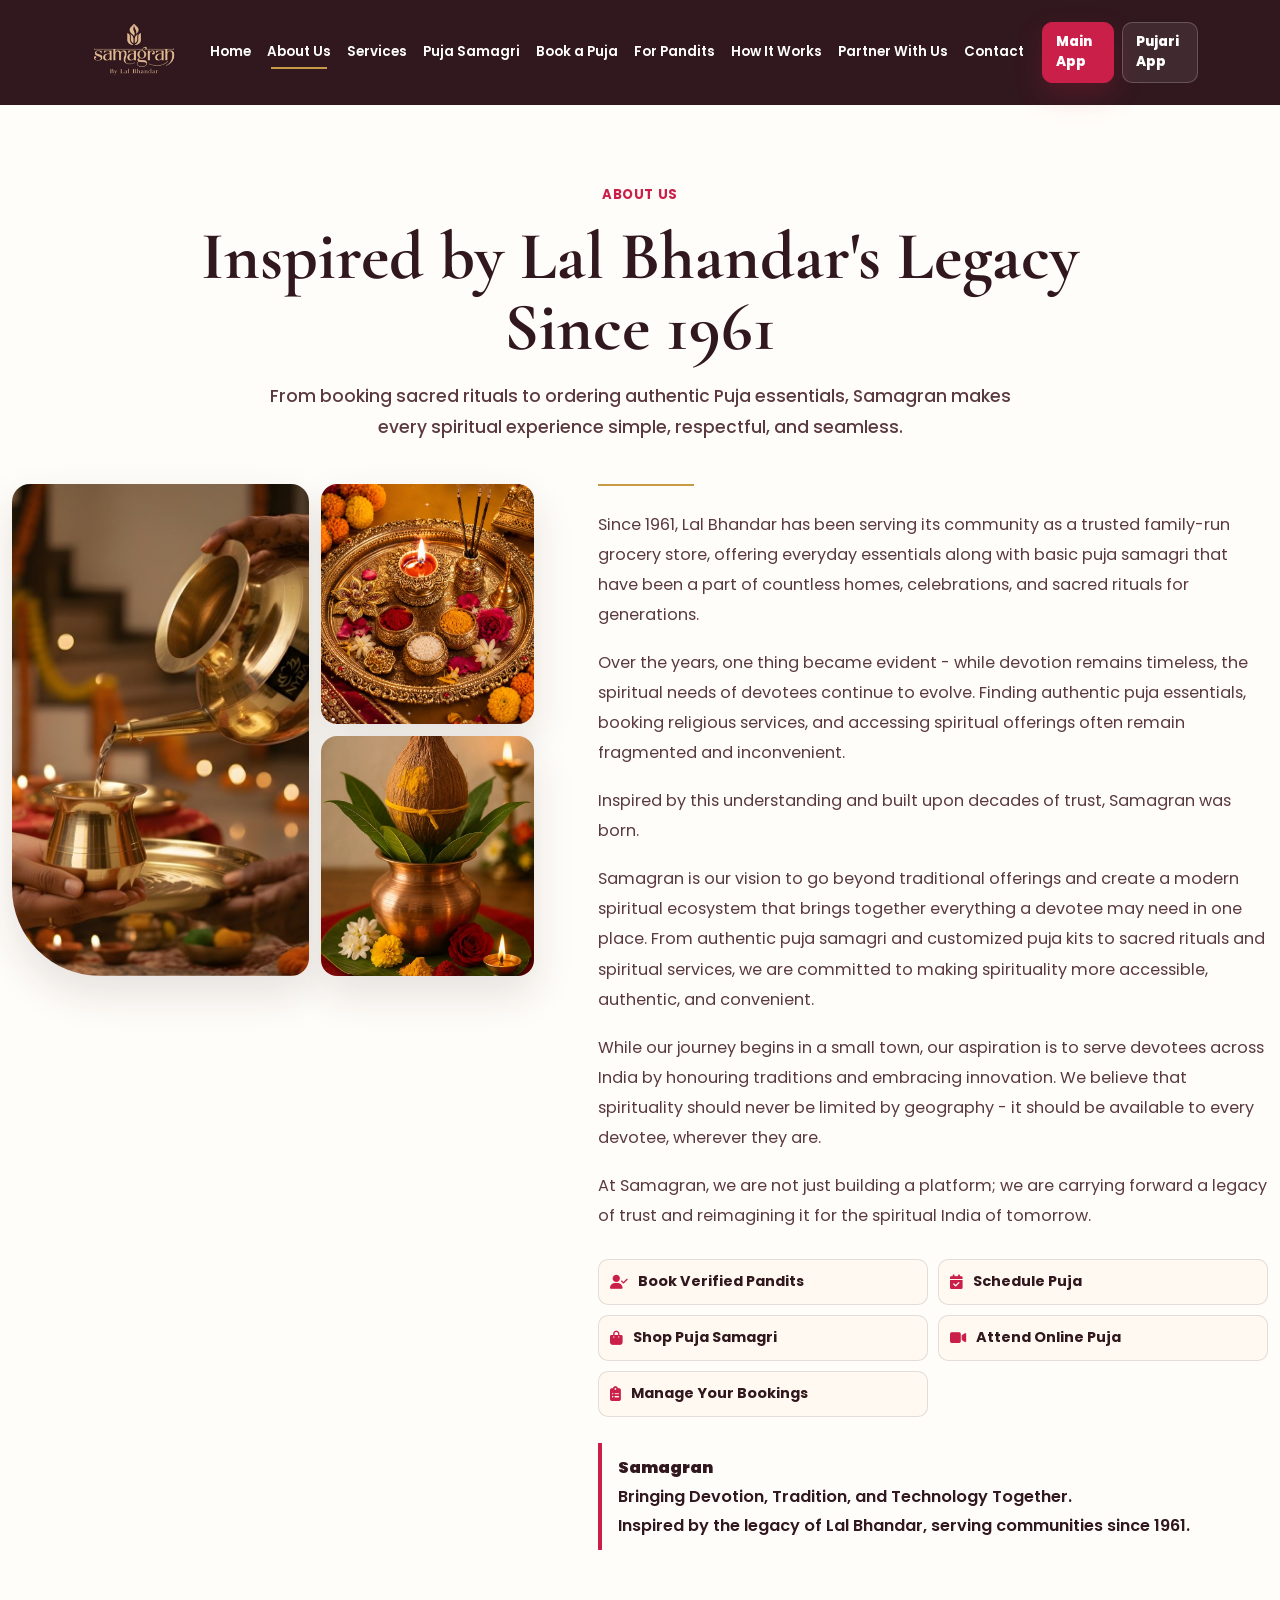
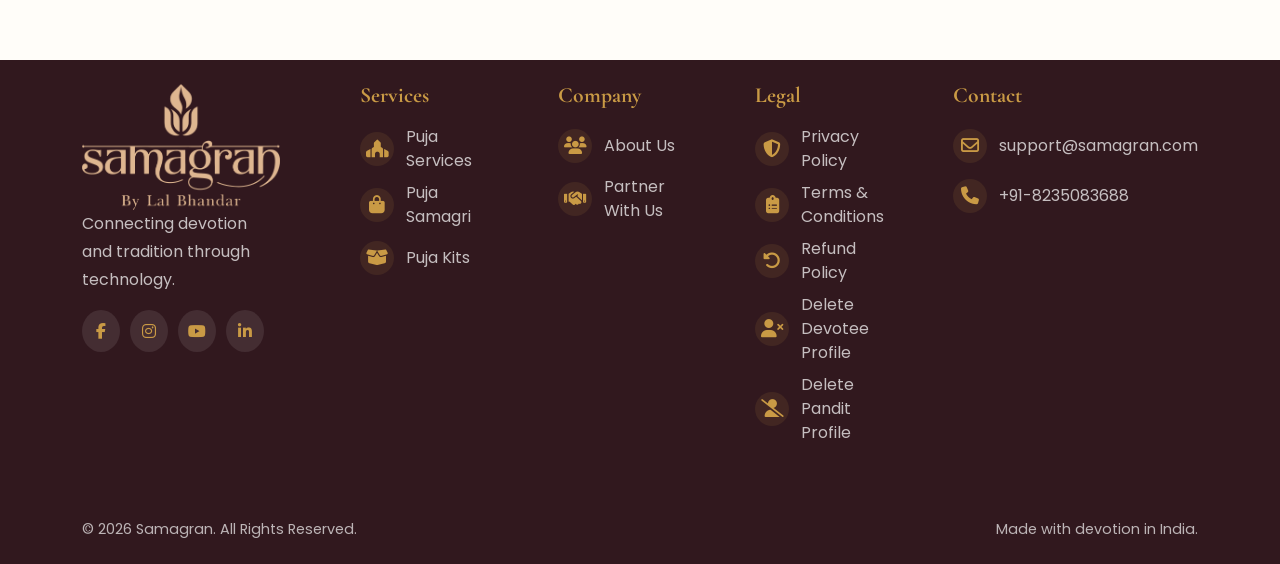
<file: about-us.html>
<!doctype html>
<html lang="en">
  <head>
    <meta charset="utf-8">
    <meta name="viewport" content="width=device-width, initial-scale=1">
    <title>About Us - Samagran</title>
    <meta name="description" content="About Samagran and the Lal Bhandar legacy since 1961.">
    <link rel="icon" href="img/samagran-logo.png">
    <link rel="preconnect" href="https://fonts.googleapis.com">
    <link rel="preconnect" href="https://fonts.gstatic.com" crossorigin>
    <link href="https://fonts.googleapis.com/css2?family=Cormorant+Garamond:wght@600;700&family=Noto+Serif+Devanagari:wght@600&family=Poppins:wght@400;500;600;700&display=swap" rel="stylesheet">
    <link href="https://cdn.jsdelivr.net/npm/bootstrap@5.3.3/dist/css/bootstrap.min.css" rel="stylesheet">
    <link href="https://cdnjs.cloudflare.com/ajax/libs/font-awesome/6.5.2/css/all.min.css" rel="stylesheet">
    <link href="css/style.css" rel="stylesheet">
  </head>
  <body class="legal-page about-page">
    <a class="skip-link" href="#main">Skip to content</a>
    <nav class="navbar navbar-expand-xl fixed-top sam-navbar legal-navbar" aria-label="Primary navigation">
      <div class="container">
        <a class="navbar-brand" href="index.html#home"><img src="img/samagran-logo.png" alt="Samagran" width="156" height="100"></a>
        <button class="navbar-toggler menu-toggle" type="button" data-bs-toggle="offcanvas" data-bs-target="#mobileNav" aria-controls="mobileNav" aria-label="Open navigation">
          <span></span><span></span><span></span>
        </button>
        <div class="collapse navbar-collapse justify-content-center">
          <ul class="navbar-nav nav-links">
            <li class="nav-item"><a class="nav-link" href="index.html#home">Home</a></li>
            <li class="nav-item"><a class="nav-link active" href="about-us.html">About Us</a></li>
            <li class="nav-item"><a class="nav-link" href="index.html#services">Services</a></li>
            <li class="nav-item"><a class="nav-link" href="index.html#samagri">Puja Samagri</a></li>
            <li class="nav-item"><a class="nav-link" href="index.html#how-devotee">Book a Puja</a></li>
            <li class="nav-item"><a class="nav-link" href="index.html#for-pandits">For Pandits</a></li>
            <li class="nav-item"><a class="nav-link" href="index.html#how-pandit">How It Works</a></li>
            <li class="nav-item"><a class="nav-link" href="index.html#contact">Partner With Us</a></li>
            <li class="nav-item"><a class="nav-link" href="index.html#contact">Contact</a></li>
          </ul>
        </div>
        <div class="nav-app-links d-none d-xl-flex"><a href="index.html#main-app-download">Main App</a><a href="index.html#pujari-app-download">Pujari App</a></div>
      </div>
    </nav>

    <div class="offcanvas offcanvas-end mobile-offcanvas" tabindex="-1" id="mobileNav" aria-labelledby="mobileNavLabel">
      <div class="offcanvas-header">
        <a class="offcanvas-title brand-mini" id="mobileNavLabel" href="index.html#home">
          <img src="img/footer%20logo.png" alt="Samagran" width="150" height="96">
        </a>
        <button type="button" class="btn-close" data-bs-dismiss="offcanvas" aria-label="Close"></button>
      </div>
      <div class="offcanvas-body">
        <ul class="navbar-nav mobile-links">
          <li><a href="index.html#home">Home</a></li>
          <li><a href="about-us.html">About Us</a></li>
          <li><a href="index.html#main-app-download">Main App</a></li>
          <li><a href="index.html#pujari-app-download">Pujari App</a></li>
          <li><a href="index.html#contact">Partner With Us</a></li>
          <li><a href="index.html#contact">Contact</a></li>
          <li><a href="privacy-policy.html">Privacy Policy</a></li>
          <li><a href="terms-and-conditions.html">Terms & Condition</a></li>
          <li><a href="refund-policy.html">Refund Policy</a></li>
          <li><a href="delete-user-profile.html">Delete Devotee Profile</a></li>
          <li><a href="delete-pandit-profile.html">Delete Pandit Profile</a></li>
        </ul>
        <div class="mobile-note">
          <strong>Samagran App</strong>
          <span>For devotees, families, Pandits and Pujaris.</span>
        </div>
        <div class="social-row" aria-label="Social media links">
          <a href="#" aria-label="Facebook"><i class="fa-brands fa-facebook-f"></i></a>
          <a href="#" aria-label="Instagram"><i class="fa-brands fa-instagram"></i></a>
          <a href="#" aria-label="YouTube"><i class="fa-brands fa-youtube"></i></a>
          <a href="#" aria-label="LinkedIn"><i class="fa-brands fa-linkedin-in"></i></a>
        </div>
      </div>
    </div>

    <main id="main" class="legal-main">
      <section class="intro-section about-full-page">
        <div class="container about-container">
          <div class="about-page-header">
            <p class="section-kicker">About Us</p>
            <h1>Inspired by Lal Bhandar's Legacy Since 1961</h1>
            <p class="about-lead">From booking sacred rituals to ordering authentic Puja essentials, Samagran makes every spiritual experience simple, respectful, and seamless.</p>
          </div>

          <div class="about-editorial-grid">
            <div class="about-visual-column">
              <div class="about-image-grid">
                <img src="img/pooja.jpg" alt="Family Puja setup with traditional offerings" loading="lazy">
                <img src="img/pooja%20thali.jpg" alt="Traditional Puja thali with diya and flowers" loading="lazy">
                <img src="img/pooja%20samagri%203.jpg" alt="Sacred Puja samagri arranged for worship" loading="lazy">
              </div>
            </div>

            <div class="about-story">
              <p>Since 1961, Lal Bhandar has been serving its community as a trusted family-run grocery store, offering everyday essentials along with basic puja samagri that have been a part of countless homes, celebrations, and sacred rituals for generations.</p>
              <p>Over the years, one thing became evident - while devotion remains timeless, the spiritual needs of devotees continue to evolve. Finding authentic puja essentials, booking religious services, and accessing spiritual offerings often remain fragmented and inconvenient.</p>
              <p>Inspired by this understanding and built upon decades of trust, Samagran was born.</p>
              <p>Samagran is our vision to go beyond traditional offerings and create a modern spiritual ecosystem that brings together everything a devotee may need in one place. From authentic puja samagri and customized puja kits to sacred rituals and spiritual services, we are committed to making spirituality more accessible, authentic, and convenient.</p>
              <p>While our journey begins in a small town, our aspiration is to serve devotees across India by honouring traditions and embracing innovation. We believe that spirituality should never be limited by geography - it should be available to every devotee, wherever they are.</p>
              <p>At Samagran, we are not just building a platform; we are carrying forward a legacy of trust and reimagining it for the spiritual India of tomorrow.</p>
              <div class="feature-list">
                <span><i class="fa-solid fa-user-check"></i> Book Verified Pandits</span>
                <span><i class="fa-solid fa-calendar-check"></i> Schedule Puja</span>
                <span><i class="fa-solid fa-bag-shopping"></i> Shop Puja Samagri</span>
                <span><i class="fa-solid fa-video"></i> Attend Online Puja</span>
                <span><i class="fa-solid fa-clipboard-list"></i> Manage Your Bookings</span>
              </div>
              <p class="legacy-line"><strong>Samagran</strong><br>Bringing Devotion, Tradition, and Technology Together.<br>Inspired by the legacy of Lal Bhandar, serving communities since 1961.</p>
            </div>
          </div>
        </div>
      </section>
    </main>

    <footer class="site-footer legal-footer">
      <div class="container">
        <div class="footer-grid">
          <div class="footer-brand"><img src="img/footer%20logo.png" alt="Samagran" width="180" height="115"><p>Connecting devotion and tradition through technology.</p><div class="social-row"><a href="#" aria-label="Facebook"><i class="fa-brands fa-facebook-f"></i></a><a href="#" aria-label="Instagram"><i class="fa-brands fa-instagram"></i></a><a href="#" aria-label="YouTube"><i class="fa-brands fa-youtube"></i></a><a href="#" aria-label="LinkedIn"><i class="fa-brands fa-linkedin-in"></i></a></div></div>
          <div class="footer-column"><h3>Services</h3><a href="index.html#services"><i class="fa-solid fa-place-of-worship"></i> Puja Services</a><a href="index.html#samagri"><i class="fa-solid fa-bag-shopping"></i> Puja Samagri</a><a href="index.html#samagri"><i class="fa-solid fa-box-open"></i> Puja Kits</a></div>
          <div class="footer-column"><h3>Company</h3><a href="about-us.html"><i class="fa-solid fa-users"></i> About Us</a><a href="index.html#contact"><i class="fa-solid fa-handshake"></i> Partner With Us</a></div>
          <div class="footer-column"><h3>Legal</h3><a href="privacy-policy.html"><i class="fa-solid fa-shield-halved"></i> Privacy Policy</a><a href="terms-and-conditions.html"><i class="fa-solid fa-clipboard-list"></i> Terms & Conditions</a><a href="refund-policy.html"><i class="fa-solid fa-rotate-left"></i> Refund Policy</a><a href="delete-user-profile.html"><i class="fa-solid fa-user-xmark"></i> Delete Devotee Profile</a><a href="delete-pandit-profile.html"><i class="fa-solid fa-user-slash"></i> Delete Pandit Profile</a></div>
          <div class="footer-column"><h3>Contact</h3><a href="mailto:support@samagran.com"><i class="fa-regular fa-envelope"></i> support@samagran.com</a><a href="tel:+918235083688"><i class="fa-solid fa-phone"></i> +91-8235083688</a></div>
        </div>
        <div class="footer-bottom"><span>&copy; 2026 Samagran. All Rights Reserved.</span><span>Made with devotion in India.</span></div>
      </div>
    </footer>

    <script src="https://cdn.jsdelivr.net/npm/bootstrap@5.3.3/dist/js/bootstrap.bundle.min.js"></script>
  </body>
</html>
</file>
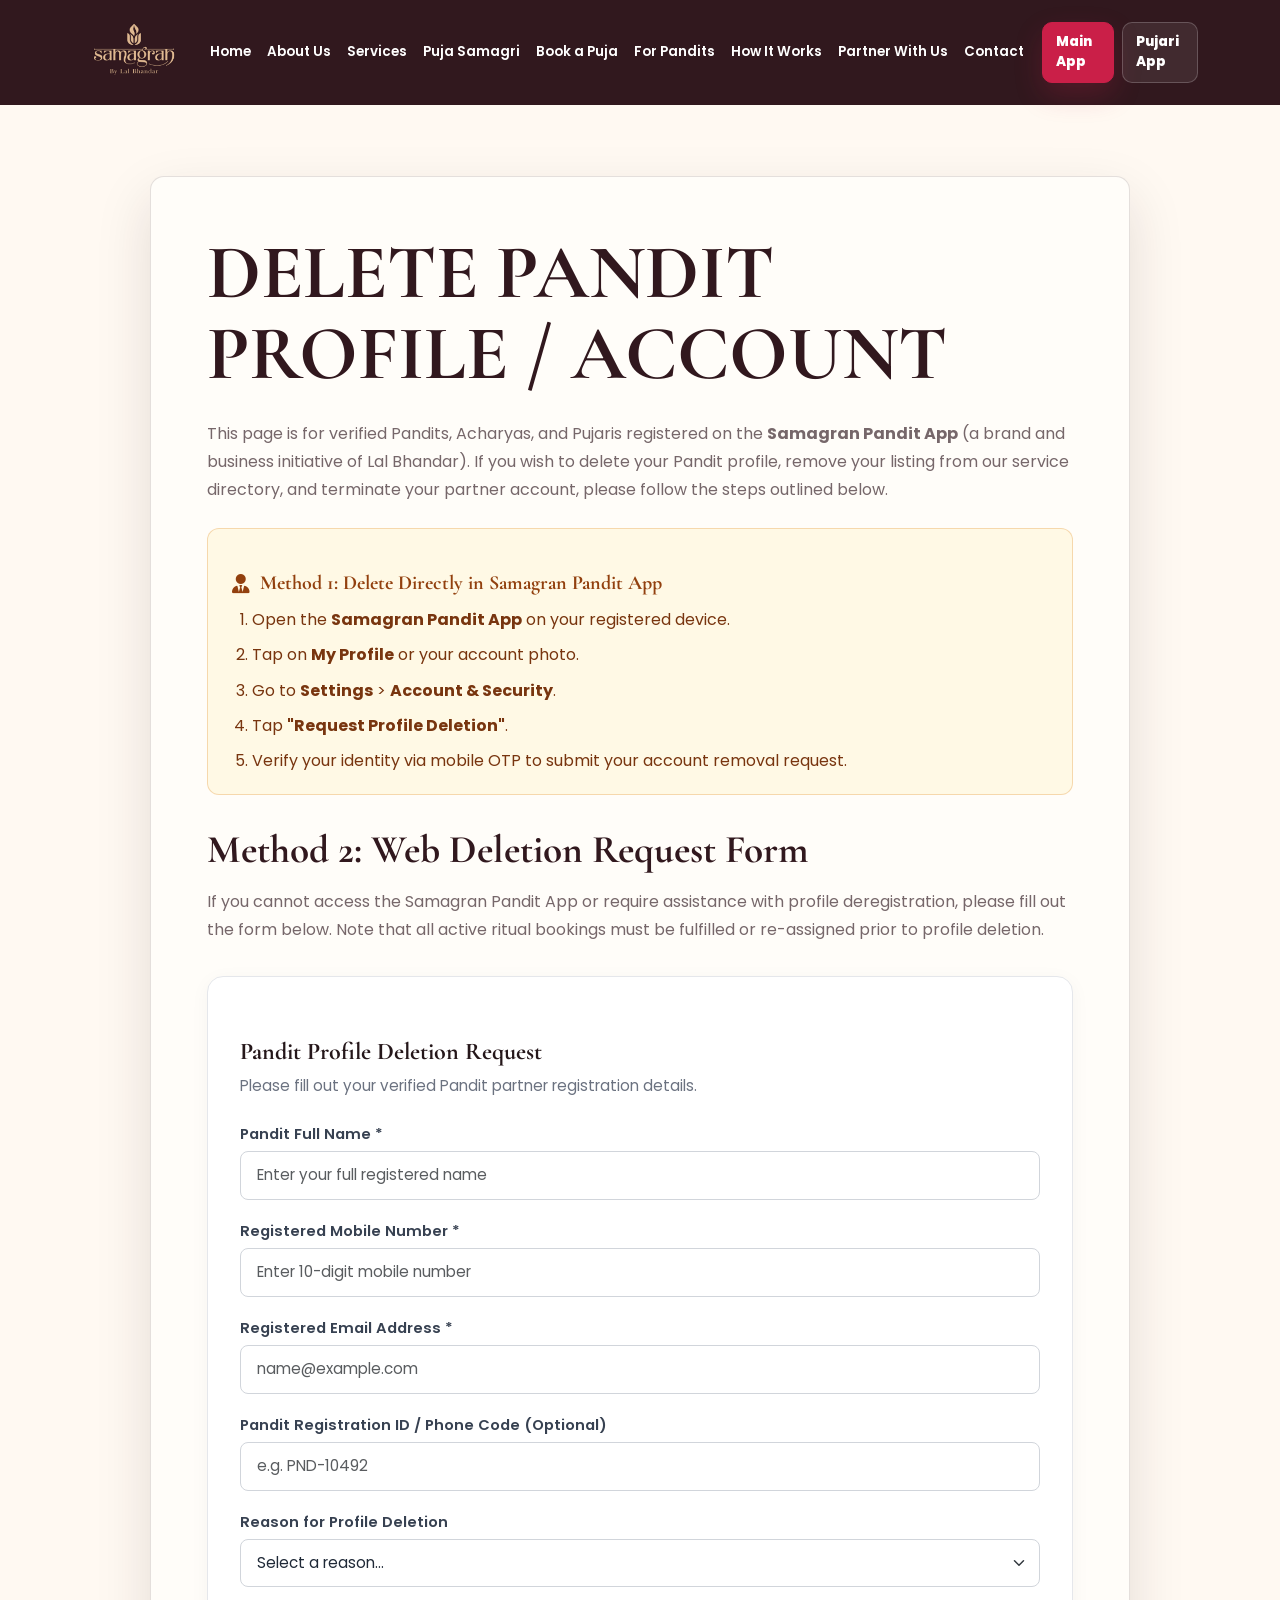
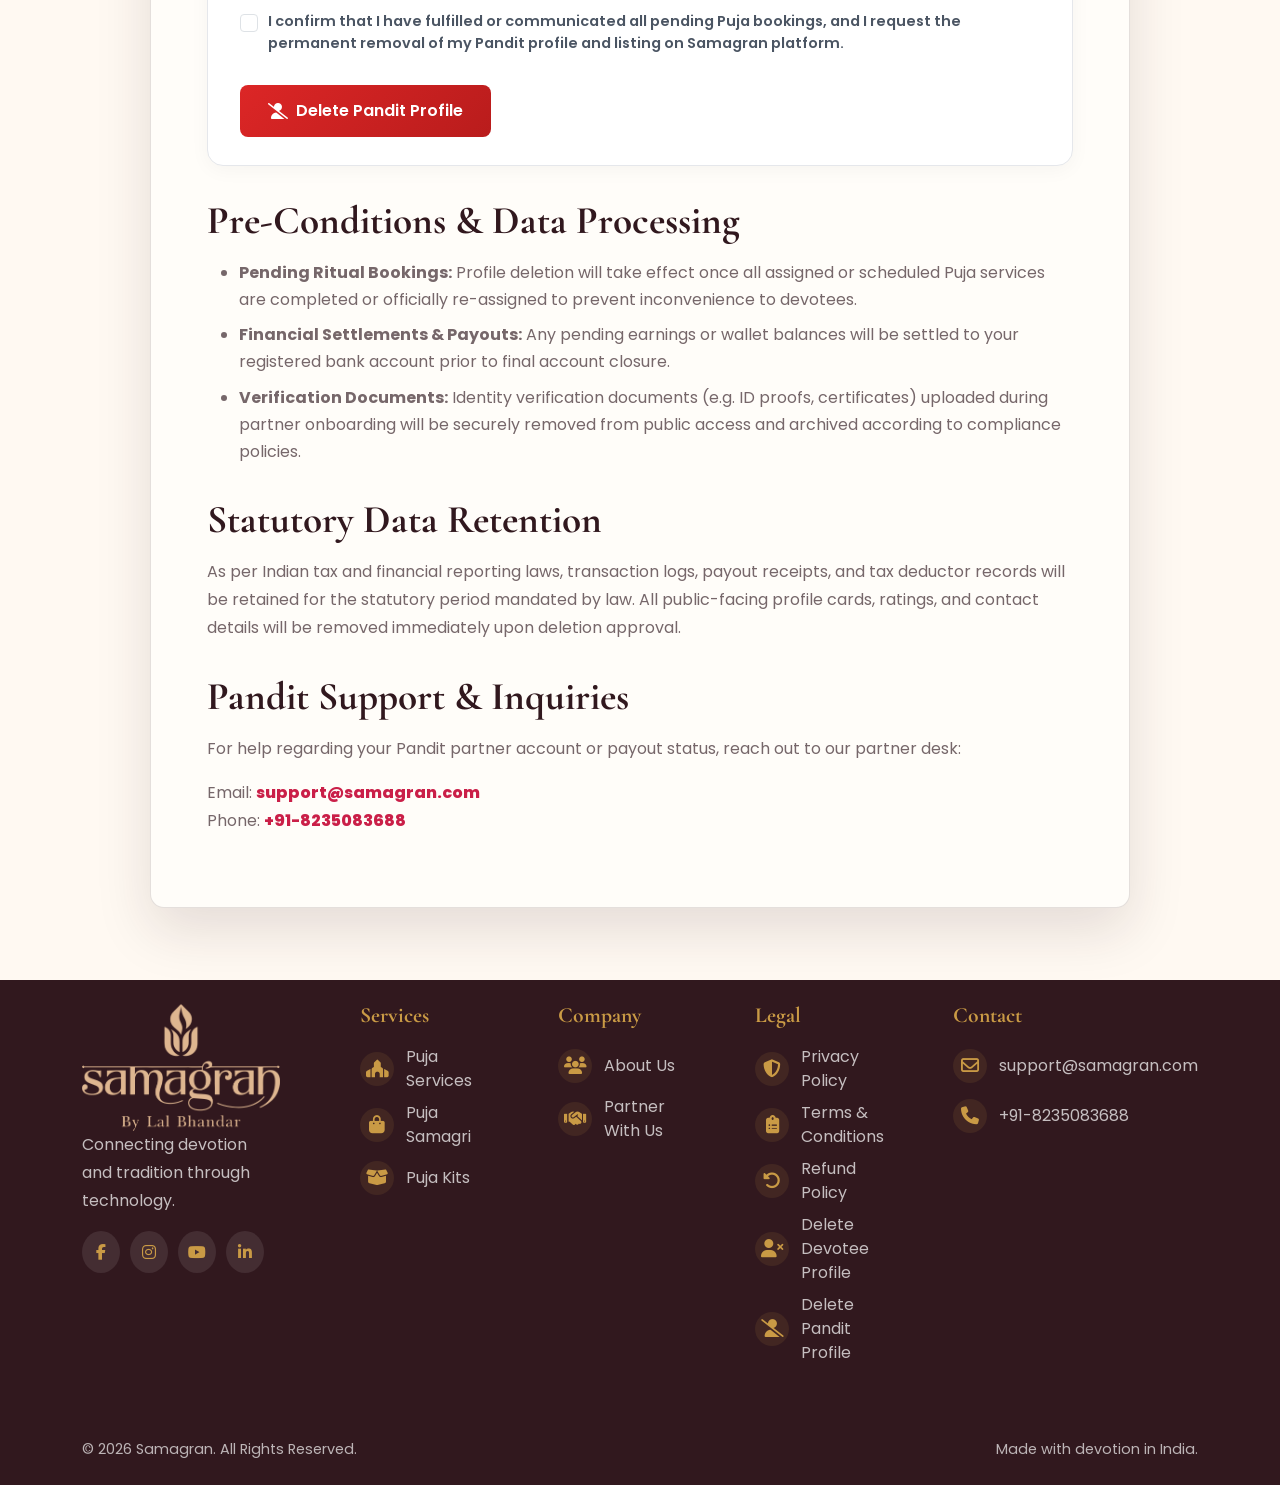
<file: delete-pandit-profile.html>
<!doctype html>
<html lang="en">
  <head>
    <meta charset="utf-8">
    <meta name="viewport" content="width=device-width, initial-scale=1">
    <title>Delete Pandit Profile / Account - Samagran Pandit App</title>
    <meta name="description" content="Request deletion of your Samagran Pandit / Pujari profile and associated partner data.">
    <link rel="icon" href="img/samagran-logo.png">
    <link rel="preconnect" href="https://fonts.googleapis.com">
    <link rel="preconnect" href="https://fonts.gstatic.com" crossorigin>
    <link href="https://fonts.googleapis.com/css2?family=Cormorant+Garamond:wght@600;700&family=Noto+Serif+Devanagari:wght@600&family=Poppins:wght@400;500;600;700&display=swap" rel="stylesheet">
    <link href="https://cdn.jsdelivr.net/npm/bootstrap@5.3.3/dist/css/bootstrap.min.css" rel="stylesheet">
    <link href="https://cdnjs.cloudflare.com/ajax/libs/font-awesome/6.5.2/css/all.min.css" rel="stylesheet">
    <link href="css/style.css" rel="stylesheet">
  </head>
  <body class="legal-page">
    <a class="skip-link" href="#main">Skip to content</a>
    <nav class="navbar navbar-expand-xl fixed-top sam-navbar legal-navbar" aria-label="Primary navigation">
      <div class="container">
        <a class="navbar-brand" href="index.html#home"><img src="img/samagran-logo.png" alt="Samagran" width="156" height="100"></a>
        <button class="navbar-toggler menu-toggle" type="button" data-bs-toggle="offcanvas" data-bs-target="#mobileNav" aria-controls="mobileNav" aria-label="Open navigation">
          <span></span><span></span><span></span>
        </button>
        <div class="collapse navbar-collapse justify-content-center">
          <ul class="navbar-nav nav-links">
            <li class="nav-item"><a class="nav-link" href="index.html#home">Home</a></li>
            <li class="nav-item"><a class="nav-link" href="about-us.html">About Us</a></li>
            <li class="nav-item"><a class="nav-link" href="index.html#services">Services</a></li>
            <li class="nav-item"><a class="nav-link" href="index.html#samagri">Puja Samagri</a></li>
            <li class="nav-item"><a class="nav-link" href="index.html#how-devotee">Book a Puja</a></li>
            <li class="nav-item"><a class="nav-link" href="index.html#for-pandits">For Pandits</a></li>
            <li class="nav-item"><a class="nav-link" href="index.html#how-pandit">How It Works</a></li>
            <li class="nav-item"><a class="nav-link" href="index.html#contact">Partner With Us</a></li>
            <li class="nav-item"><a class="nav-link" href="index.html#contact">Contact</a></li>
          </ul>
        </div>
        <div class="nav-app-links d-none d-xl-flex"><a href="index.html#main-app-download">Main App</a><a href="index.html#pujari-app-download">Pujari App</a></div>
      </div>
    </nav>
    <div class="offcanvas offcanvas-end mobile-offcanvas" tabindex="-1" id="mobileNav" aria-labelledby="mobileNavLabel">
      <div class="offcanvas-header">
        <a class="offcanvas-title brand-mini" id="mobileNavLabel" href="index.html#home">
          <img src="img/footer%20logo.png" alt="Samagran" width="150" height="96">
        </a>
        <button type="button" class="btn-close" data-bs-dismiss="offcanvas" aria-label="Close"></button>
      </div>
      <div class="offcanvas-body">
        <ul class="navbar-nav mobile-links">
          <li><a href="index.html#home">Home</a></li>
          <li><a href="about-us.html">About Us</a></li>
          <li><a href="index.html#main-app-download">Main App</a></li>
          <li><a href="index.html#pujari-app-download">Pujari App</a></li>
          <li><a href="index.html#contact">Partner With Us</a></li>
          <li><a href="index.html#contact">Contact</a></li>
          <li><a href="privacy-policy.html">Privacy Policy</a></li>
          <li><a href="terms-and-conditions.html">Terms & Condition</a></li>
          <li><a href="refund-policy.html">Refund Policy</a></li>
          <li><a href="delete-user-profile.html">Delete Devotee Profile</a></li>
          <li><a href="delete-pandit-profile.html">Delete Pandit Profile</a></li>
        </ul>
        <div class="mobile-note">
          <strong>Samagran App</strong>
          <span>For devotees, families, Pandits and Pujaris.</span>
        </div>
        <div class="social-row" aria-label="Social media links">
          <a href="#" aria-label="Facebook"><i class="fa-brands fa-facebook-f"></i></a>
          <a href="#" aria-label="Instagram"><i class="fa-brands fa-instagram"></i></a>
          <a href="#" aria-label="YouTube"><i class="fa-brands fa-youtube"></i></a>
          <a href="#" aria-label="LinkedIn"><i class="fa-brands fa-linkedin-in"></i></a>
        </div>
      </div>
    </div>
    <main id="main" class="legal-main">
      <div class="container">
        <article class="legal-card">
          <h1>DELETE PANDIT PROFILE / ACCOUNT</h1>
          <p>This page is for verified Pandits, Acharyas, and Pujaris registered on the <strong>Samagran Pandit App</strong> (a brand and business initiative of Lal Bhandar). If you wish to delete your Pandit profile, remove your listing from our service directory, and terminate your partner account, please follow the steps outlined below.</p>

          <div class="deletion-box">
            <h3><i class="fa-solid fa-user-tie"></i> Method 1: Delete Directly in Samagran Pandit App</h3>
            <ol>
              <li>Open the <strong>Samagran Pandit App</strong> on your registered device.</li>
              <li>Tap on <strong>My Profile</strong> or your account photo.</li>
              <li>Go to <strong>Settings</strong> &gt; <strong>Account &amp; Security</strong>.</li>
              <li>Tap <strong>"Request Profile Deletion"</strong>.</li>
              <li>Verify your identity via mobile OTP to submit your account removal request.</li>
            </ol>
          </div>

          <h2>Method 2: Web Deletion Request Form</h2>
          <p>If you cannot access the Samagran Pandit App or require assistance with profile deregistration, please fill out the form below. Note that all active ritual bookings must be fulfilled or re-assigned prior to profile deletion.</p>

          <div class="deletion-form-card">
            <h2>Pandit Profile Deletion Request</h2>
            <p class="form-subtitle">Please fill out your verified Pandit partner registration details.</p>
            <form class="deletion-form" id="panditDeletionForm" onsubmit="handlePanditDeletion(event)">
              <div class="form-group">
                <label for="panditName">Pandit Full Name *</label>
                <input type="text" class="form-control" id="panditName" placeholder="Enter your full registered name" required>
              </div>
              <div class="form-group">
                <label for="panditPhone">Registered Mobile Number *</label>
                <input type="tel" class="form-control" id="panditPhone" placeholder="Enter 10-digit mobile number" pattern="[0-9]{10}" required>
              </div>
              <div class="form-group">
                <label for="panditEmail">Registered Email Address *</label>
                <input type="email" class="form-control" id="panditEmail" placeholder="name@example.com" required>
              </div>
              <div class="form-group">
                <label for="panditId">Pandit Registration ID / Phone Code (Optional)</label>
                <input type="text" class="form-control" id="panditId" placeholder="e.g. PND-10492">
              </div>
              <div class="form-group">
                <label for="panditReason">Reason for Profile Deletion</label>
                <select class="form-select" id="panditReason">
                  <option value="">Select a reason...</option>
                  <option value="inactive">No longer offering online/offline Puja services</option>
                  <option value="relocation">Relocating to another region</option>
                  <option value="privacy">Privacy / personal reasons</option>
                  <option value="other">Other reason</option>
                </select>
              </div>
              <div class="form-check">
                <input class="form-check-input" type="checkbox" id="panditConfirm" required>
                <label class="form-check-label" for="panditConfirm">
                  I confirm that I have fulfilled or communicated all pending Puja bookings, and I request the permanent removal of my Pandit profile and listing on Samagran platform.
                </label>
              </div>
              <button type="submit" class="btn-delete-submit">
                <i class="fa-solid fa-user-slash"></i> Delete Pandit Profile
              </button>
            </form>
            <div class="deletion-success-msg" id="panditSuccessMsg">
              <i class="fa-solid fa-circle-check"></i> <strong>Pandit Deletion Request Submitted!</strong> We have received your profile deletion request. Our Pandit Relations team will review your account, ensure all settlements are complete, and send final confirmation within 7 business days.
            </div>
          </div>

          <h2>Pre-Conditions & Data Processing</h2>
          <ul>
            <li><strong>Pending Ritual Bookings:</strong> Profile deletion will take effect once all assigned or scheduled Puja services are completed or officially re-assigned to prevent inconvenience to devotees.</li>
            <li><strong>Financial Settlements & Payouts:</strong> Any pending earnings or wallet balances will be settled to your registered bank account prior to final account closure.</li>
            <li><strong>Verification Documents:</strong> Identity verification documents (e.g. ID proofs, certificates) uploaded during partner onboarding will be securely removed from public access and archived according to compliance policies.</li>
          </ul>

          <h2>Statutory Data Retention</h2>
          <p>As per Indian tax and financial reporting laws, transaction logs, payout receipts, and tax deductor records will be retained for the statutory period mandated by law. All public-facing profile cards, ratings, and contact details will be removed immediately upon deletion approval.</p>

          <h2>Pandit Support & Inquiries</h2>
          <p>For help regarding your Pandit partner account or payout status, reach out to our partner desk:</p>
          <p>Email: <a href="mailto:support@samagran.com">support@samagran.com</a><br>
          Phone: <a href="tel:+918235083688">+91-8235083688</a></p>
        </article>
      </div>
    </main>

    <footer class="site-footer legal-footer">
      <div class="container">
        <div class="footer-grid">
          <div class="footer-brand">
            <img src="img/footer%20logo.png" alt="Samagran" width="180" height="115">
            <p>Connecting devotion and tradition through technology.</p>
            <div class="social-row">
              <a href="#" aria-label="Facebook"><i class="fa-brands fa-facebook-f"></i></a>
              <a href="#" aria-label="Instagram"><i class="fa-brands fa-instagram"></i></a>
              <a href="#" aria-label="YouTube"><i class="fa-brands fa-youtube"></i></a>
              <a href="#" aria-label="LinkedIn"><i class="fa-brands fa-linkedin-in"></i></a>
            </div>
          </div>
          <div class="footer-column">
            <h3>Services</h3>
            <a href="index.html#services"><i class="fa-solid fa-place-of-worship"></i> Puja Services</a>
            <a href="index.html#samagri"><i class="fa-solid fa-bag-shopping"></i> Puja Samagri</a>
            <a href="index.html#samagri"><i class="fa-solid fa-box-open"></i> Puja Kits</a>
          </div>
          <div class="footer-column">
            <h3>Company</h3>
            <a href="about-us.html"><i class="fa-solid fa-users"></i> About Us</a>
            <a href="index.html#contact"><i class="fa-solid fa-handshake"></i> Partner With Us</a>
          </div>
          <div class="footer-column">
            <h3>Legal</h3>
            <a href="privacy-policy.html"><i class="fa-solid fa-shield-halved"></i> Privacy Policy</a>
            <a href="terms-and-conditions.html"><i class="fa-solid fa-clipboard-list"></i> Terms & Conditions</a>
            <a href="refund-policy.html"><i class="fa-solid fa-rotate-left"></i> Refund Policy</a>
            <a href="delete-user-profile.html"><i class="fa-solid fa-user-xmark"></i> Delete Devotee Profile</a>
            <a href="delete-pandit-profile.html"><i class="fa-solid fa-user-slash"></i> Delete Pandit Profile</a>
          </div>
          <div class="footer-column">
            <h3>Contact</h3>
            <a href="mailto:support@samagran.com"><i class="fa-regular fa-envelope"></i> support@samagran.com</a>
            <a href="tel:+918235083688"><i class="fa-solid fa-phone"></i> +91-8235083688</a>
          </div>
        </div>
        <div class="footer-bottom">
          <span>&copy; 2026 Samagran. All Rights Reserved.</span>
          <span>Made with devotion in India.</span>
        </div>
      </div>
    </footer>

    <script src="https://cdn.jsdelivr.net/npm/bootstrap@5.3.3/dist/js/bootstrap.bundle.min.js"></script>
    <script>
      function handlePanditDeletion(e) {
        e.preventDefault();
        document.getElementById('panditDeletionForm').style.display = 'none';
        document.getElementById('panditSuccessMsg').style.display = 'block';
      }
    </script>
  </body>
</html>
</file>
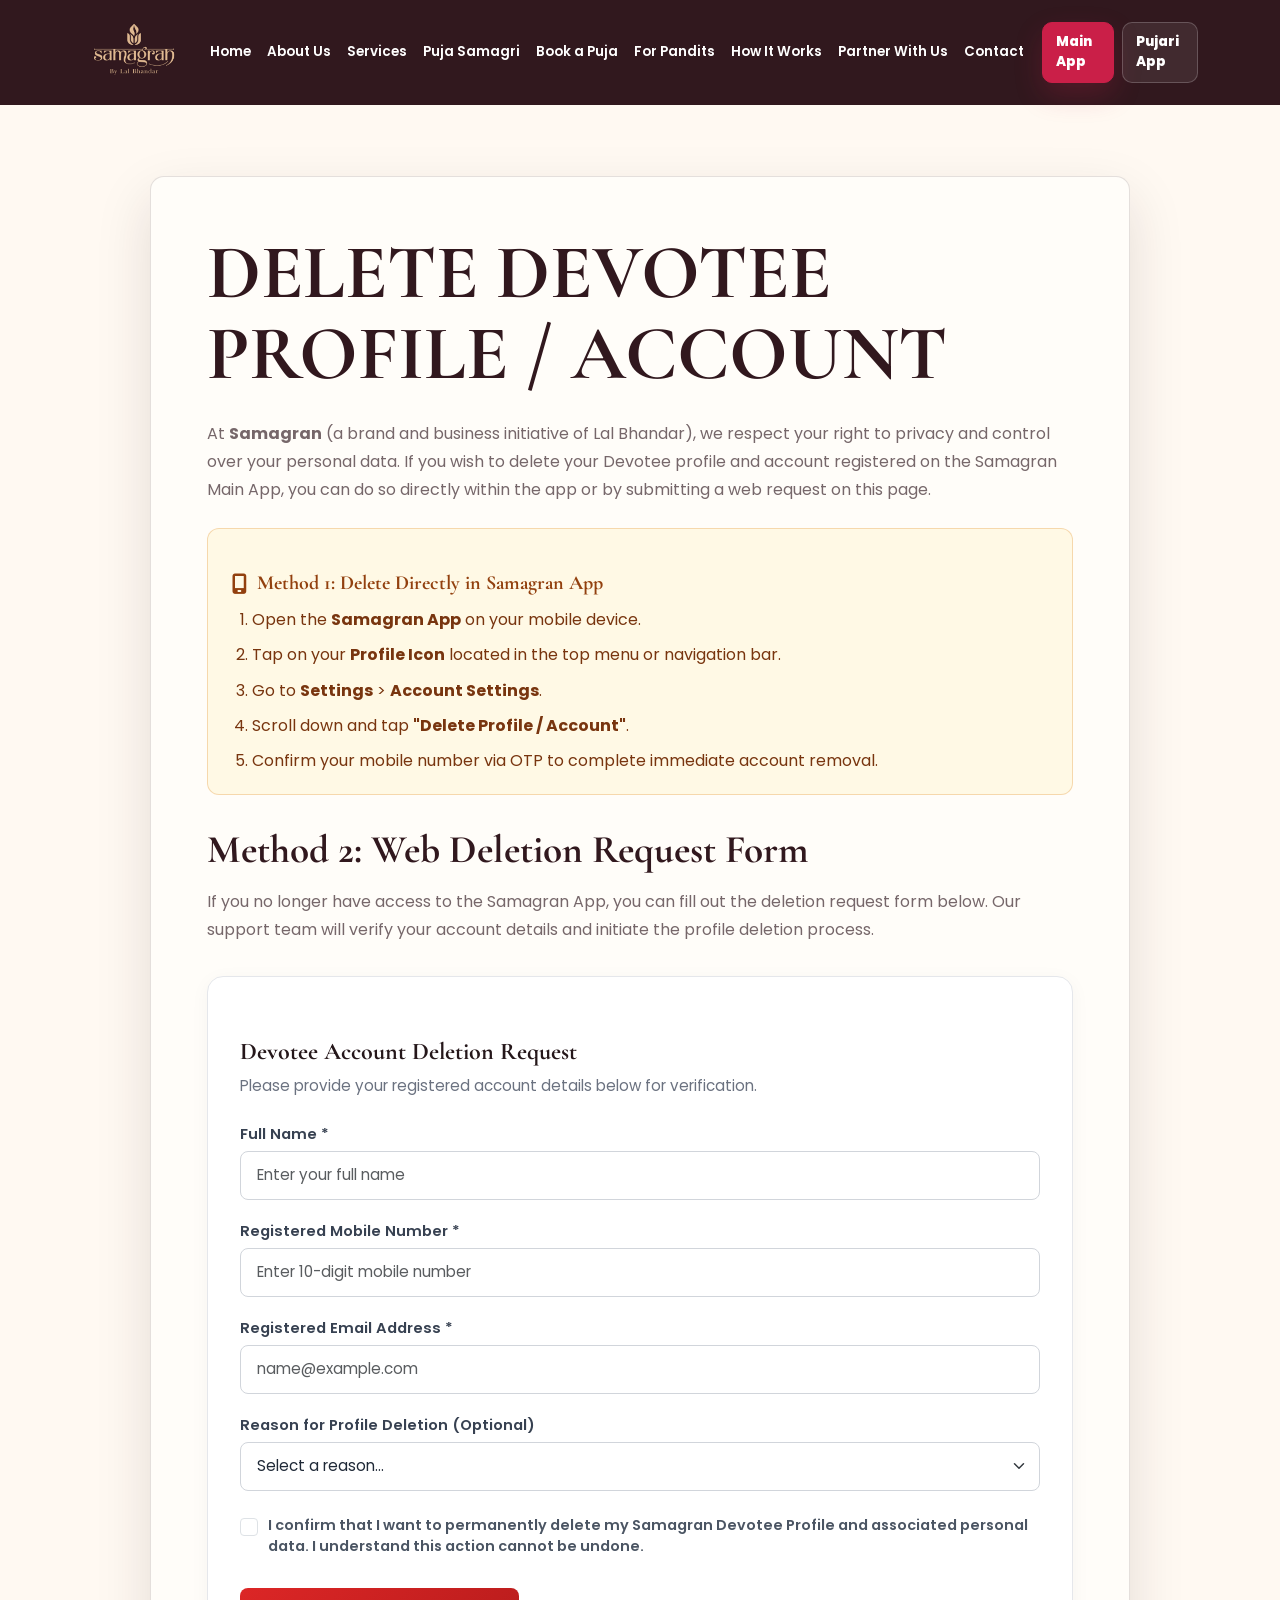
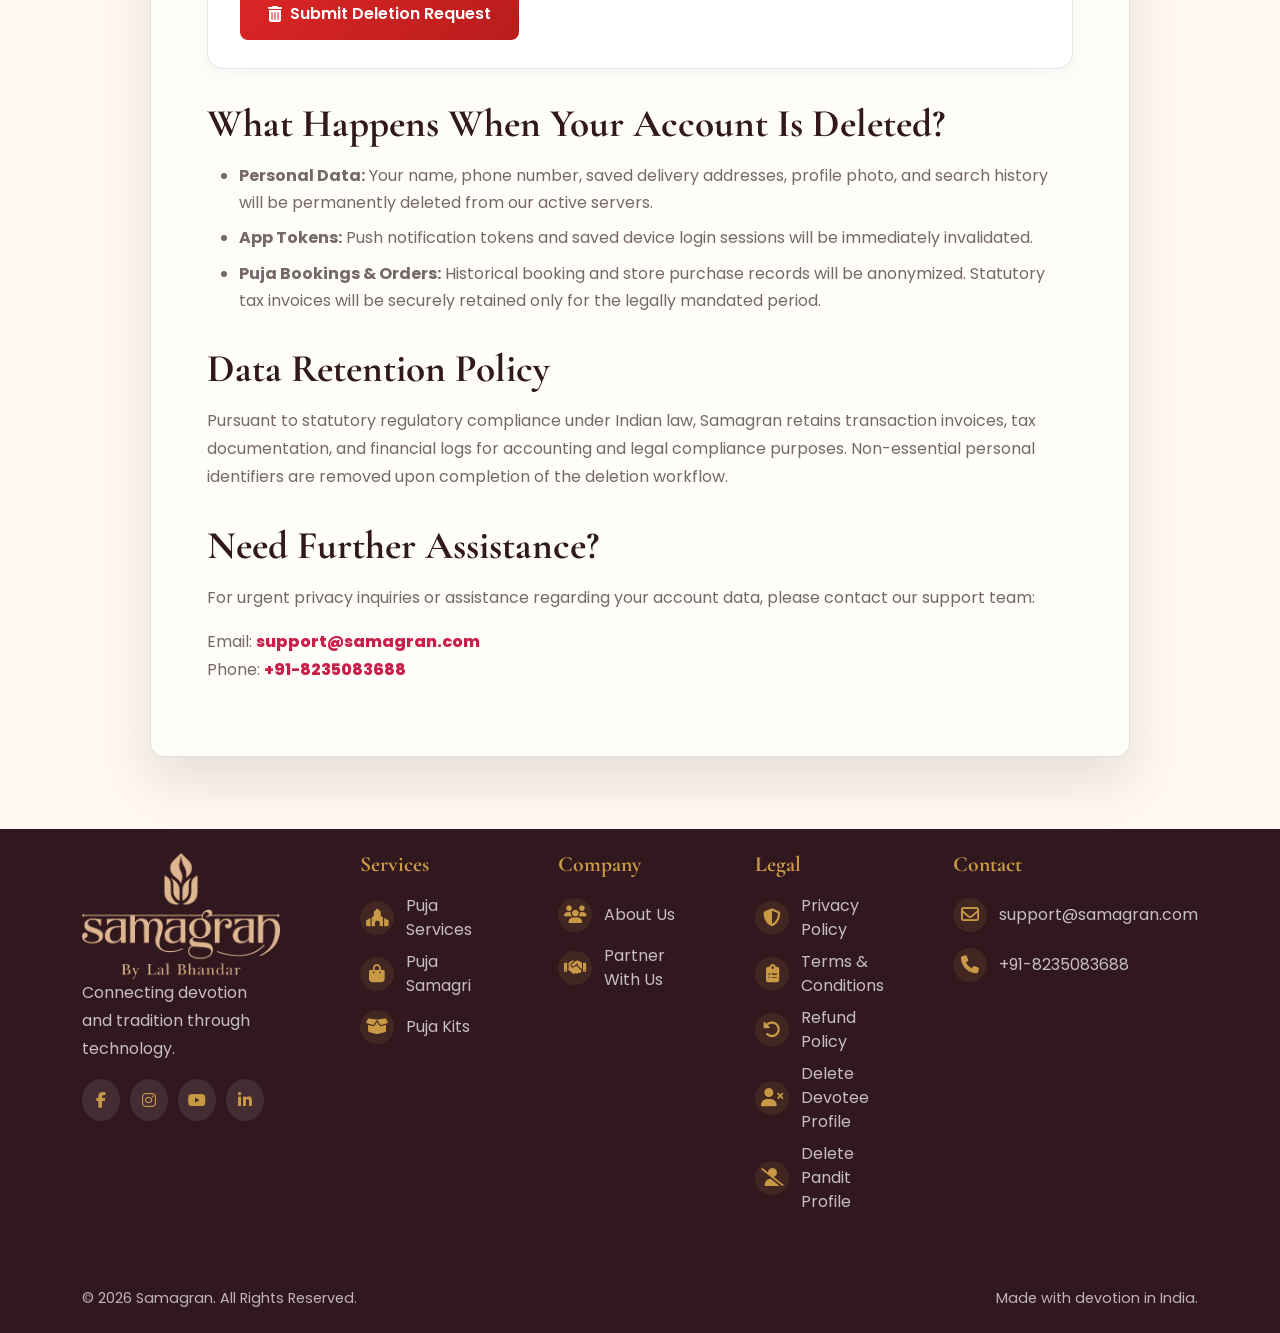
<file: delete-user-profile.html>
<!doctype html>
<html lang="en">
  <head>
    <meta charset="utf-8">
    <meta name="viewport" content="width=device-width, initial-scale=1">
    <title>Delete Devotee Profile / Account - Samagran</title>
    <meta name="description" content="Request deletion of your Samagran Devotee profile and associated personal data.">
    <link rel="icon" href="img/samagran-logo.png">
    <link rel="preconnect" href="https://fonts.googleapis.com">
    <link rel="preconnect" href="https://fonts.gstatic.com" crossorigin>
    <link href="https://fonts.googleapis.com/css2?family=Cormorant+Garamond:wght@600;700&family=Noto+Serif+Devanagari:wght@600&family=Poppins:wght@400;500;600;700&display=swap" rel="stylesheet">
    <link href="https://cdn.jsdelivr.net/npm/bootstrap@5.3.3/dist/css/bootstrap.min.css" rel="stylesheet">
    <link href="https://cdnjs.cloudflare.com/ajax/libs/font-awesome/6.5.2/css/all.min.css" rel="stylesheet">
    <link href="css/style.css" rel="stylesheet">
  </head>
  <body class="legal-page">
    <a class="skip-link" href="#main">Skip to content</a>
    <nav class="navbar navbar-expand-xl fixed-top sam-navbar legal-navbar" aria-label="Primary navigation">
      <div class="container">
        <a class="navbar-brand" href="index.html#home"><img src="img/samagran-logo.png" alt="Samagran" width="156" height="100"></a>
        <button class="navbar-toggler menu-toggle" type="button" data-bs-toggle="offcanvas" data-bs-target="#mobileNav" aria-controls="mobileNav" aria-label="Open navigation">
          <span></span><span></span><span></span>
        </button>
        <div class="collapse navbar-collapse justify-content-center">
          <ul class="navbar-nav nav-links">
            <li class="nav-item"><a class="nav-link" href="index.html#home">Home</a></li>
            <li class="nav-item"><a class="nav-link" href="about-us.html">About Us</a></li>
            <li class="nav-item"><a class="nav-link" href="index.html#services">Services</a></li>
            <li class="nav-item"><a class="nav-link" href="index.html#samagri">Puja Samagri</a></li>
            <li class="nav-item"><a class="nav-link" href="index.html#how-devotee">Book a Puja</a></li>
            <li class="nav-item"><a class="nav-link" href="index.html#for-pandits">For Pandits</a></li>
            <li class="nav-item"><a class="nav-link" href="index.html#how-pandit">How It Works</a></li>
            <li class="nav-item"><a class="nav-link" href="index.html#contact">Partner With Us</a></li>
            <li class="nav-item"><a class="nav-link" href="index.html#contact">Contact</a></li>
          </ul>
        </div>
        <div class="nav-app-links d-none d-xl-flex"><a href="index.html#main-app-download">Main App</a><a href="index.html#pujari-app-download">Pujari App</a></div>
      </div>
    </nav>
    <div class="offcanvas offcanvas-end mobile-offcanvas" tabindex="-1" id="mobileNav" aria-labelledby="mobileNavLabel">
      <div class="offcanvas-header">
        <a class="offcanvas-title brand-mini" id="mobileNavLabel" href="index.html#home">
          <img src="img/footer%20logo.png" alt="Samagran" width="150" height="96">
        </a>
        <button type="button" class="btn-close" data-bs-dismiss="offcanvas" aria-label="Close"></button>
      </div>
      <div class="offcanvas-body">
        <ul class="navbar-nav mobile-links">
          <li><a href="index.html#home">Home</a></li>
          <li><a href="about-us.html">About Us</a></li>
          <li><a href="index.html#main-app-download">Main App</a></li>
          <li><a href="index.html#pujari-app-download">Pujari App</a></li>
          <li><a href="index.html#contact">Partner With Us</a></li>
          <li><a href="index.html#contact">Contact</a></li>
          <li><a href="privacy-policy.html">Privacy Policy</a></li>
          <li><a href="terms-and-conditions.html">Terms & Condition</a></li>
          <li><a href="refund-policy.html">Refund Policy</a></li>
          <li><a href="delete-user-profile.html">Delete Devotee Profile</a></li>
          <li><a href="delete-pandit-profile.html">Delete Pandit Profile</a></li>
        </ul>
        <div class="mobile-note">
          <strong>Samagran App</strong>
          <span>For devotees, families, Pandits and Pujaris.</span>
        </div>
        <div class="social-row" aria-label="Social media links">
          <a href="#" aria-label="Facebook"><i class="fa-brands fa-facebook-f"></i></a>
          <a href="#" aria-label="Instagram"><i class="fa-brands fa-instagram"></i></a>
          <a href="#" aria-label="YouTube"><i class="fa-brands fa-youtube"></i></a>
          <a href="#" aria-label="LinkedIn"><i class="fa-brands fa-linkedin-in"></i></a>
        </div>
      </div>
    </div>
    <main id="main" class="legal-main">
      <div class="container">
        <article class="legal-card">
          <h1>DELETE DEVOTEE PROFILE / ACCOUNT</h1>
          <p>At <strong>Samagran</strong> (a brand and business initiative of Lal Bhandar), we respect your right to privacy and control over your personal data. If you wish to delete your Devotee profile and account registered on the Samagran Main App, you can do so directly within the app or by submitting a web request on this page.</p>

          <div class="deletion-box">
            <h3><i class="fa-solid fa-mobile-screen"></i> Method 1: Delete Directly in Samagran App</h3>
            <ol>
              <li>Open the <strong>Samagran App</strong> on your mobile device.</li>
              <li>Tap on your <strong>Profile Icon</strong> located in the top menu or navigation bar.</li>
              <li>Go to <strong>Settings</strong> &gt; <strong>Account Settings</strong>.</li>
              <li>Scroll down and tap <strong>"Delete Profile / Account"</strong>.</li>
              <li>Confirm your mobile number via OTP to complete immediate account removal.</li>
            </ol>
          </div>

          <h2>Method 2: Web Deletion Request Form</h2>
          <p>If you no longer have access to the Samagran App, you can fill out the deletion request form below. Our support team will verify your account details and initiate the profile deletion process.</p>

          <div class="deletion-form-card">
            <h2>Devotee Account Deletion Request</h2>
            <p class="form-subtitle">Please provide your registered account details below for verification.</p>
            <form class="deletion-form" id="devoteeDeletionForm" onsubmit="handleDevoteeDeletion(event)">
              <div class="form-group">
                <label for="userName">Full Name *</label>
                <input type="text" class="form-control" id="userName" placeholder="Enter your full name" required>
              </div>
              <div class="form-group">
                <label for="userPhone">Registered Mobile Number *</label>
                <input type="tel" class="form-control" id="userPhone" placeholder="Enter 10-digit mobile number" pattern="[0-9]{10}" required>
              </div>
              <div class="form-group">
                <label for="userEmail">Registered Email Address *</label>
                <input type="email" class="form-control" id="userEmail" placeholder="name@example.com" required>
              </div>
              <div class="form-group">
                <label for="userReason">Reason for Profile Deletion (Optional)</label>
                <select class="form-select" id="userReason">
                  <option value="">Select a reason...</option>
                  <option value="no_longer_needed">No longer using the app</option>
                  <option value="privacy_concerns">Privacy or data concerns</option>
                  <option value="duplicate_account">Duplicate account created</option>
                  <option value="other">Other reason</option>
                </select>
              </div>
              <div class="form-check">
                <input class="form-check-input" type="checkbox" id="userConfirm" required>
                <label class="form-check-label" for="userConfirm">
                  I confirm that I want to permanently delete my Samagran Devotee Profile and associated personal data. I understand this action cannot be undone.
                </label>
              </div>
              <button type="submit" class="btn-delete-submit">
                <i class="fa-solid fa-trash-can"></i> Submit Deletion Request
              </button>
            </form>
            <div class="deletion-success-msg" id="devoteeSuccessMsg">
              <i class="fa-solid fa-circle-check"></i> <strong>Request Submitted Successfully!</strong> Your account deletion request has been received. Our verification team will process your request within 7 business days and send a confirmation to your registered email/phone.
            </div>
          </div>

          <h2>What Happens When Your Account Is Deleted?</h2>
          <ul>
            <li><strong>Personal Data:</strong> Your name, phone number, saved delivery addresses, profile photo, and search history will be permanently deleted from our active servers.</li>
            <li><strong>App Tokens:</strong> Push notification tokens and saved device login sessions will be immediately invalidated.</li>
            <li><strong>Puja Bookings & Orders:</strong> Historical booking and store purchase records will be anonymized. Statutory tax invoices will be securely retained only for the legally mandated period.</li>
          </ul>

          <h2>Data Retention Policy</h2>
          <p>Pursuant to statutory regulatory compliance under Indian law, Samagran retains transaction invoices, tax documentation, and financial logs for accounting and legal compliance purposes. Non-essential personal identifiers are removed upon completion of the deletion workflow.</p>

          <h2>Need Further Assistance?</h2>
          <p>For urgent privacy inquiries or assistance regarding your account data, please contact our support team:</p>
          <p>Email: <a href="mailto:support@samagran.com">support@samagran.com</a><br>
          Phone: <a href="tel:+918235083688">+91-8235083688</a></p>
        </article>
      </div>
    </main>

    <footer class="site-footer legal-footer">
      <div class="container">
        <div class="footer-grid">
          <div class="footer-brand">
            <img src="img/footer%20logo.png" alt="Samagran" width="180" height="115">
            <p>Connecting devotion and tradition through technology.</p>
            <div class="social-row">
              <a href="#" aria-label="Facebook"><i class="fa-brands fa-facebook-f"></i></a>
              <a href="#" aria-label="Instagram"><i class="fa-brands fa-instagram"></i></a>
              <a href="#" aria-label="YouTube"><i class="fa-brands fa-youtube"></i></a>
              <a href="#" aria-label="LinkedIn"><i class="fa-brands fa-linkedin-in"></i></a>
            </div>
          </div>
          <div class="footer-column">
            <h3>Services</h3>
            <a href="index.html#services"><i class="fa-solid fa-place-of-worship"></i> Puja Services</a>
            <a href="index.html#samagri"><i class="fa-solid fa-bag-shopping"></i> Puja Samagri</a>
            <a href="index.html#samagri"><i class="fa-solid fa-box-open"></i> Puja Kits</a>
          </div>
          <div class="footer-column">
            <h3>Company</h3>
            <a href="about-us.html"><i class="fa-solid fa-users"></i> About Us</a>
            <a href="index.html#contact"><i class="fa-solid fa-handshake"></i> Partner With Us</a>
          </div>
          <div class="footer-column">
            <h3>Legal</h3>
            <a href="privacy-policy.html"><i class="fa-solid fa-shield-halved"></i> Privacy Policy</a>
            <a href="terms-and-conditions.html"><i class="fa-solid fa-clipboard-list"></i> Terms & Conditions</a>
            <a href="refund-policy.html"><i class="fa-solid fa-rotate-left"></i> Refund Policy</a>
            <a href="delete-user-profile.html"><i class="fa-solid fa-user-xmark"></i> Delete Devotee Profile</a>
            <a href="delete-pandit-profile.html"><i class="fa-solid fa-user-slash"></i> Delete Pandit Profile</a>
          </div>
          <div class="footer-column">
            <h3>Contact</h3>
            <a href="mailto:support@samagran.com"><i class="fa-regular fa-envelope"></i> support@samagran.com</a>
            <a href="tel:+918235083688"><i class="fa-solid fa-phone"></i> +91-8235083688</a>
          </div>
        </div>
        <div class="footer-bottom">
          <span>&copy; 2026 Samagran. All Rights Reserved.</span>
          <span>Made with devotion in India.</span>
        </div>
      </div>
    </footer>

    <script src="https://cdn.jsdelivr.net/npm/bootstrap@5.3.3/dist/js/bootstrap.bundle.min.js"></script>
    <script>
      function handleDevoteeDeletion(e) {
        e.preventDefault();
        document.getElementById('devoteeDeletionForm').style.display = 'none';
        document.getElementById('devoteeSuccessMsg').style.display = 'block';
      }
    </script>
  </body>
</html>
</file>
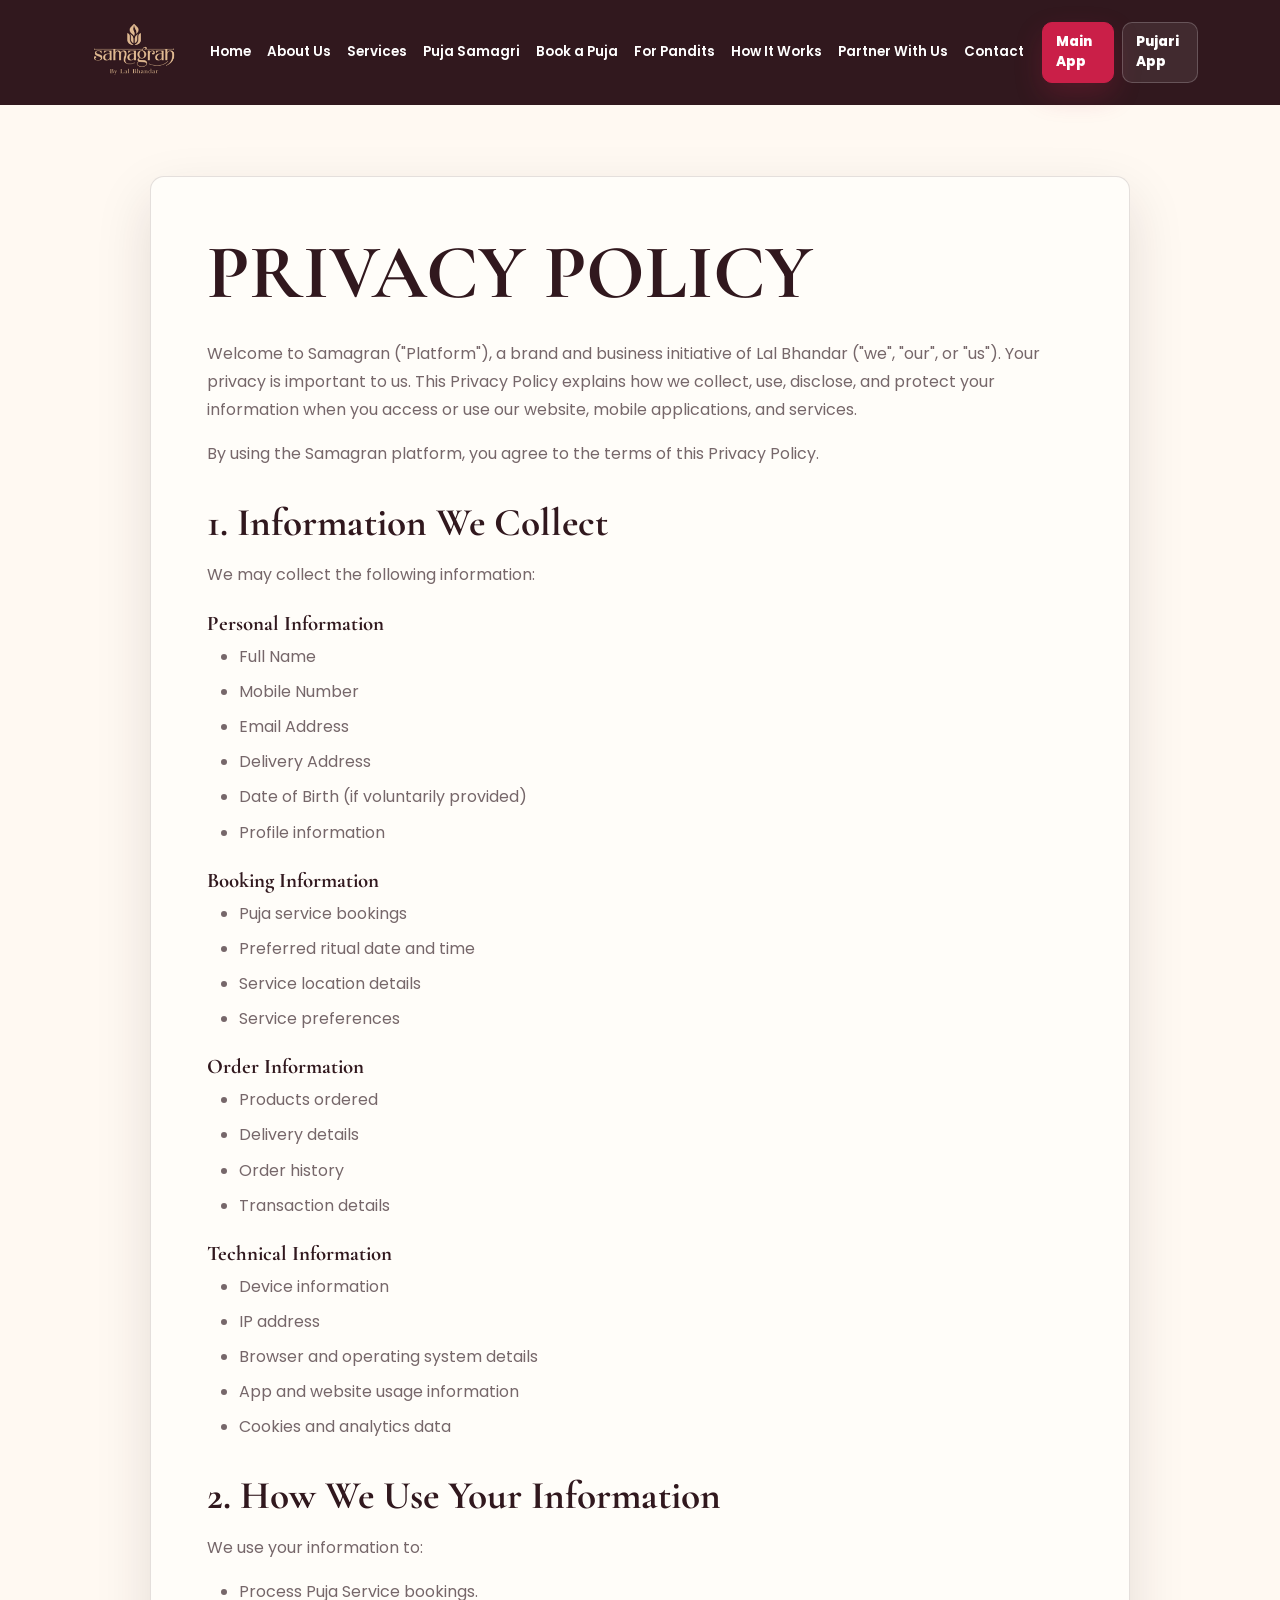
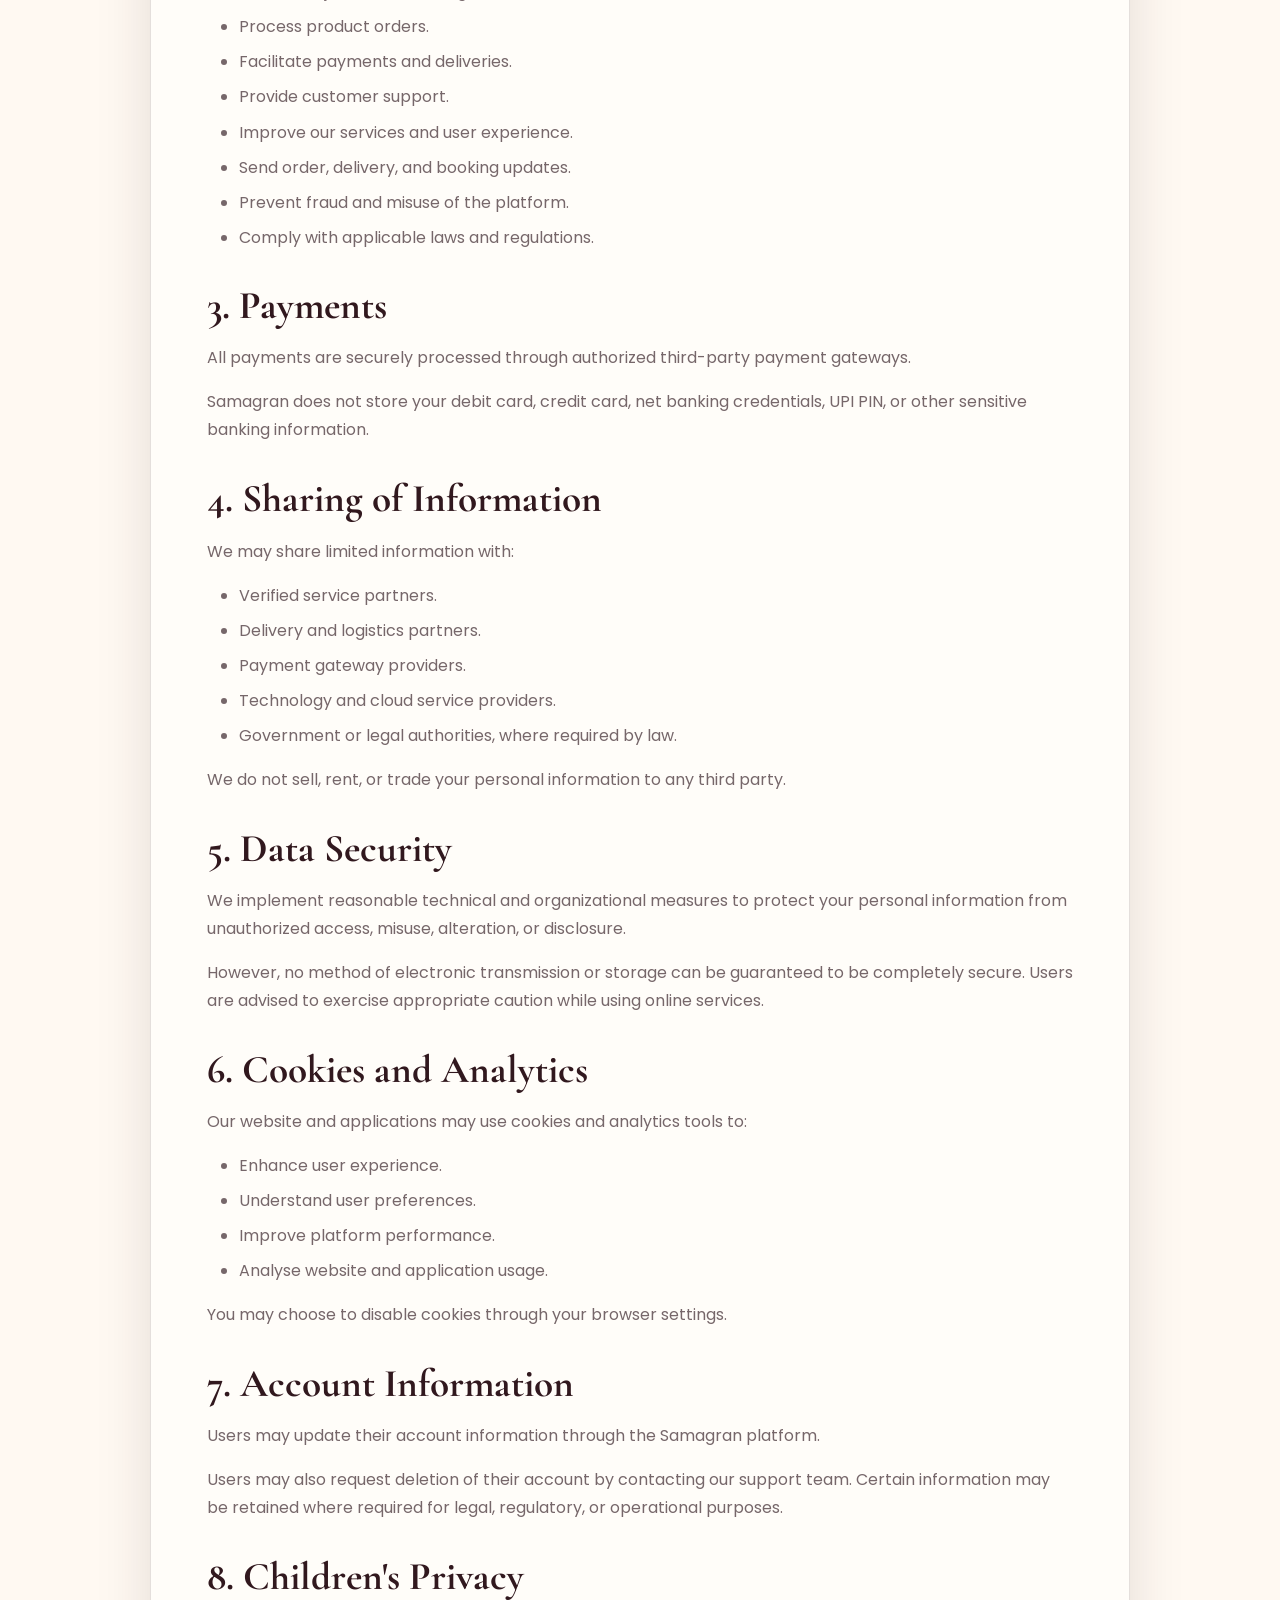
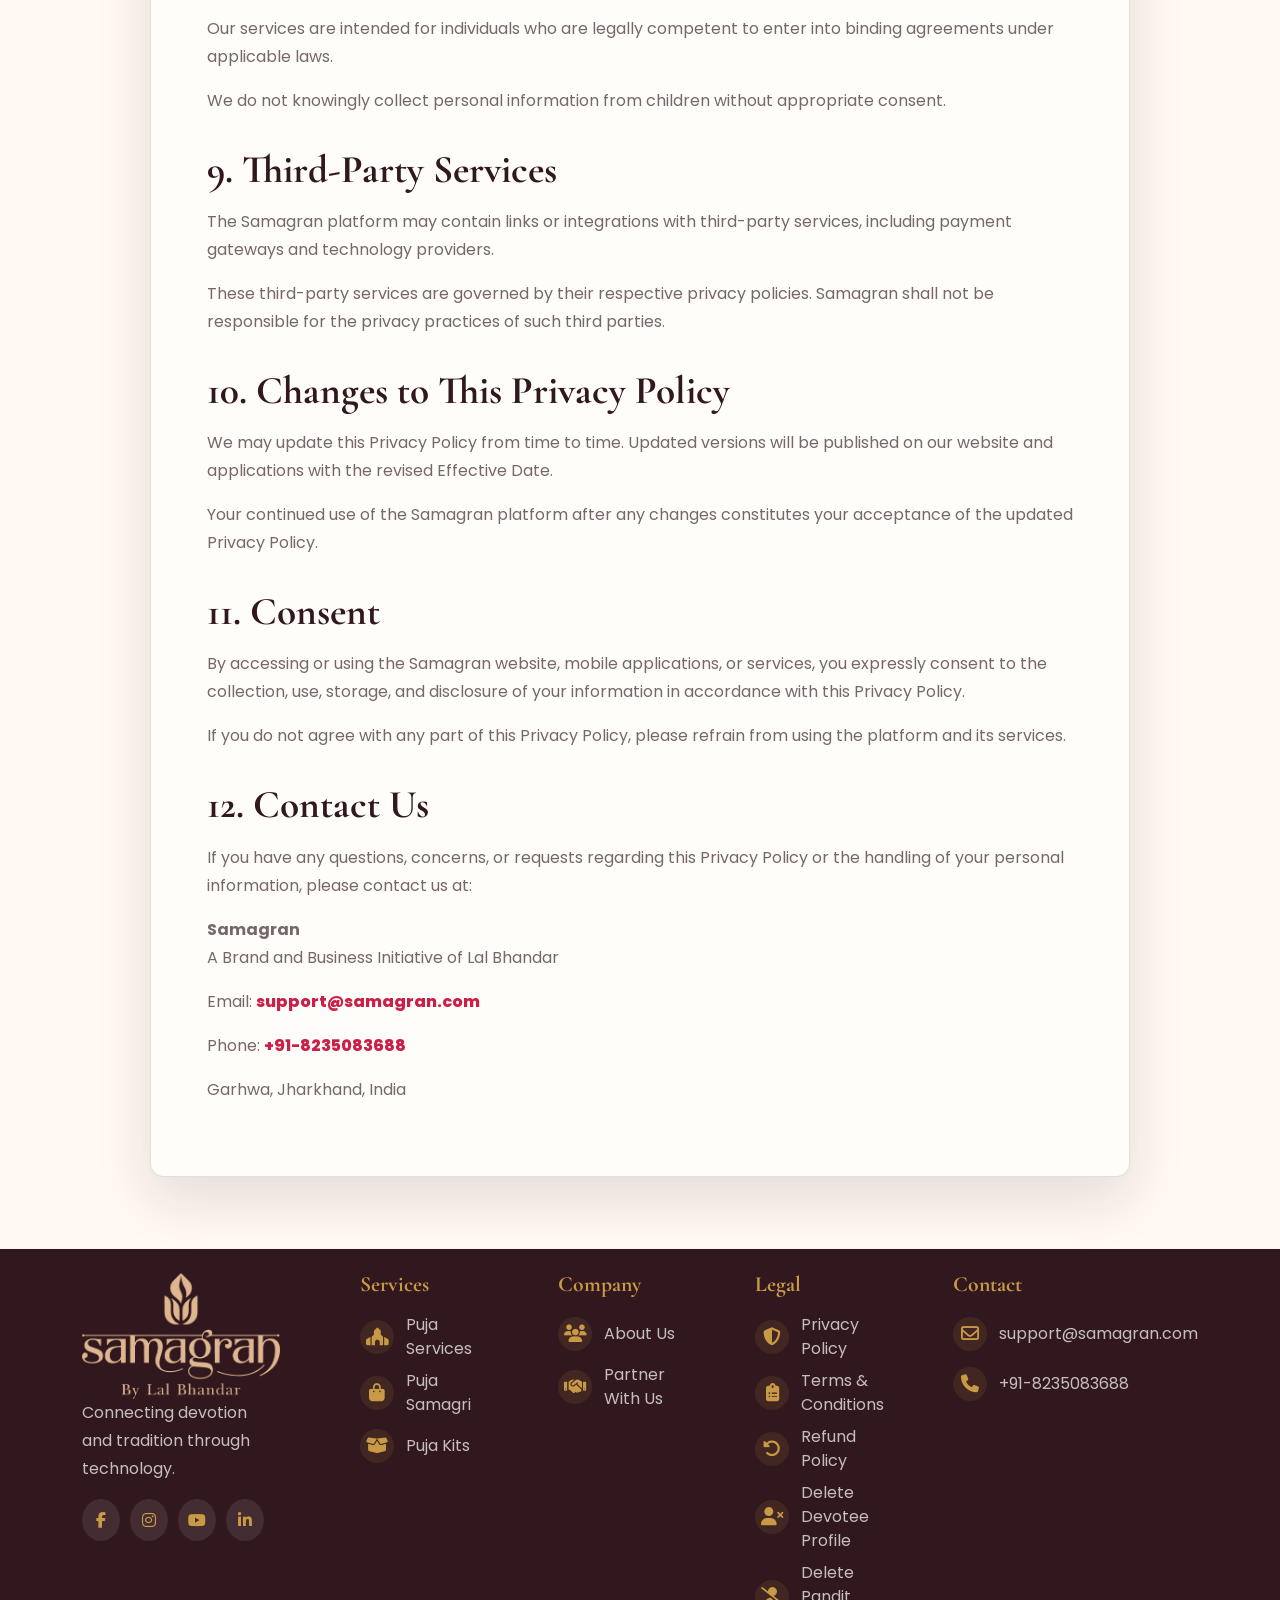
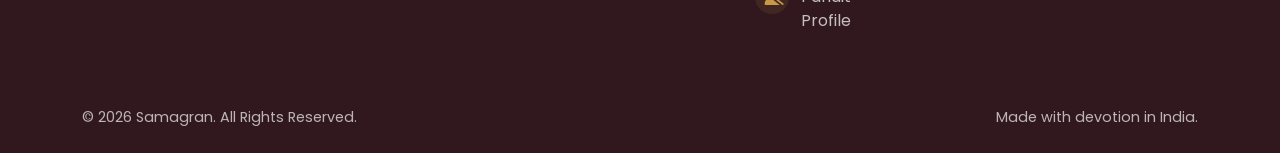
<file: privacy-policy.html>
<!doctype html>
<html lang="en">
  <head>
    <meta charset="utf-8">
    <meta name="viewport" content="width=device-width, initial-scale=1">
    <title>Privacy Policy - Samagran</title>
    <meta name="description" content="Privacy Policy for Samagran, a brand and business initiative of Lal Bhandar.">
    <link rel="icon" href="img/samagran-logo.png">
    <link rel="preconnect" href="https://fonts.googleapis.com">
    <link rel="preconnect" href="https://fonts.gstatic.com" crossorigin>
    <link href="https://fonts.googleapis.com/css2?family=Cormorant+Garamond:wght@600;700&family=Noto+Serif+Devanagari:wght@600&family=Poppins:wght@400;500;600;700&display=swap" rel="stylesheet">
    <link href="https://cdn.jsdelivr.net/npm/bootstrap@5.3.3/dist/css/bootstrap.min.css" rel="stylesheet">
    <link href="https://cdnjs.cloudflare.com/ajax/libs/font-awesome/6.5.2/css/all.min.css" rel="stylesheet">
    <link href="css/style.css" rel="stylesheet">
  </head>
  <body class="legal-page">
    <a class="skip-link" href="#main">Skip to content</a>
    <nav class="navbar navbar-expand-xl fixed-top sam-navbar legal-navbar" aria-label="Primary navigation">
      <div class="container">
        <a class="navbar-brand" href="index.html#home"><img src="img/samagran-logo.png" alt="Samagran" width="156" height="100"></a>
        <button class="navbar-toggler menu-toggle" type="button" data-bs-toggle="offcanvas" data-bs-target="#mobileNav" aria-controls="mobileNav" aria-label="Open navigation">
          <span></span><span></span><span></span>
        </button>
        <div class="collapse navbar-collapse justify-content-center">
          <ul class="navbar-nav nav-links">
            <li class="nav-item"><a class="nav-link" href="index.html#home">Home</a></li>
            <li class="nav-item"><a class="nav-link" href="about-us.html">About Us</a></li>
            <li class="nav-item"><a class="nav-link" href="index.html#services">Services</a></li>
            <li class="nav-item"><a class="nav-link" href="index.html#samagri">Puja Samagri</a></li>
            <li class="nav-item"><a class="nav-link" href="index.html#how-devotee">Book a Puja</a></li>
            <li class="nav-item"><a class="nav-link" href="index.html#for-pandits">For Pandits</a></li>
            <li class="nav-item"><a class="nav-link" href="index.html#how-pandit">How It Works</a></li>
            <li class="nav-item"><a class="nav-link" href="index.html#contact">Partner With Us</a></li>
            <li class="nav-item"><a class="nav-link" href="index.html#contact">Contact</a></li>
          </ul>
        </div>
        <div class="nav-app-links d-none d-xl-flex"><a href="index.html#main-app-download">Main App</a><a href="index.html#pujari-app-download">Pujari App</a></div>
      </div>
    </nav>
    <div class="offcanvas offcanvas-end mobile-offcanvas" tabindex="-1" id="mobileNav" aria-labelledby="mobileNavLabel">
      <div class="offcanvas-header">
        <a class="offcanvas-title brand-mini" id="mobileNavLabel" href="index.html#home">
          <img src="img/footer%20logo.png" alt="Samagran" width="150" height="96">
        </a>
        <button type="button" class="btn-close" data-bs-dismiss="offcanvas" aria-label="Close"></button>
      </div>
      <div class="offcanvas-body">
        <ul class="navbar-nav mobile-links">
          <li><a href="index.html#home">Home</a></li>
          <li><a href="about-us.html">About Us</a></li>
          <li><a href="index.html#main-app-download">Main App</a></li>
          <li><a href="index.html#pujari-app-download">Pujari App</a></li>
          <li><a href="index.html#contact">Partner With Us</a></li>
          <li><a href="index.html#contact">Contact</a></li>
          <li><a href="privacy-policy.html">Privacy Policy</a></li>
          <li><a href="terms-and-conditions.html">Terms & Condition</a></li>
          <li><a href="refund-policy.html">Refund Policy</a></li>
          <li><a href="delete-user-profile.html">Delete Devotee Profile</a></li>
          <li><a href="delete-pandit-profile.html">Delete Pandit Profile</a></li>
        </ul>
        <div class="mobile-note">
          <strong>Samagran App</strong>
          <span>For devotees, families, Pandits and Pujaris.</span>
        </div>
        <div class="social-row" aria-label="Social media links">
          <a href="#" aria-label="Facebook"><i class="fa-brands fa-facebook-f"></i></a>
          <a href="#" aria-label="Instagram"><i class="fa-brands fa-instagram"></i></a>
          <a href="#" aria-label="YouTube"><i class="fa-brands fa-youtube"></i></a>
          <a href="#" aria-label="LinkedIn"><i class="fa-brands fa-linkedin-in"></i></a>
        </div>
      </div>
    </div>
    <main id="main" class="legal-main">
      <div class="container">
        <article class="legal-card">
          <h1>PRIVACY POLICY</h1>
          <p>Welcome to Samagran ("Platform"), a brand and business initiative of Lal Bhandar ("we", "our", or "us"). Your privacy is important to us. This Privacy Policy explains how we collect, use, disclose, and protect your information when you access or use our website, mobile applications, and services.</p>
          <p>By using the Samagran platform, you agree to the terms of this Privacy Policy.</p>
          <h2>1. Information We Collect</h2>
          <p>We may collect the following information:</p>
          <h3>Personal Information</h3>
          <ul><li>Full Name</li><li>Mobile Number</li><li>Email Address</li><li>Delivery Address</li><li>Date of Birth (if voluntarily provided)</li><li>Profile information</li></ul>
          <h3>Booking Information</h3>
          <ul><li>Puja service bookings</li><li>Preferred ritual date and time</li><li>Service location details</li><li>Service preferences</li></ul>
          <h3>Order Information</h3>
          <ul><li>Products ordered</li><li>Delivery details</li><li>Order history</li><li>Transaction details</li></ul>
          <h3>Technical Information</h3>
          <ul><li>Device information</li><li>IP address</li><li>Browser and operating system details</li><li>App and website usage information</li><li>Cookies and analytics data</li></ul>
          <h2>2. How We Use Your Information</h2>
          <p>We use your information to:</p>
          <ul><li>Process Puja Service bookings.</li><li>Process product orders.</li><li>Facilitate payments and deliveries.</li><li>Provide customer support.</li><li>Improve our services and user experience.</li><li>Send order, delivery, and booking updates.</li><li>Prevent fraud and misuse of the platform.</li><li>Comply with applicable laws and regulations.</li></ul>
          <h2>3. Payments</h2>
          <p>All payments are securely processed through authorized third-party payment gateways.</p>
          <p>Samagran does not store your debit card, credit card, net banking credentials, UPI PIN, or other sensitive banking information.</p>
          <h2>4. Sharing of Information</h2>
          <p>We may share limited information with:</p>
          <ul><li>Verified service partners.</li><li>Delivery and logistics partners.</li><li>Payment gateway providers.</li><li>Technology and cloud service providers.</li><li>Government or legal authorities, where required by law.</li></ul>
          <p>We do not sell, rent, or trade your personal information to any third party.</p>
          <h2>5. Data Security</h2>
          <p>We implement reasonable technical and organizational measures to protect your personal information from unauthorized access, misuse, alteration, or disclosure.</p>
          <p>However, no method of electronic transmission or storage can be guaranteed to be completely secure. Users are advised to exercise appropriate caution while using online services.</p>
          <h2>6. Cookies and Analytics</h2>
          <p>Our website and applications may use cookies and analytics tools to:</p>
          <ul><li>Enhance user experience.</li><li>Understand user preferences.</li><li>Improve platform performance.</li><li>Analyse website and application usage.</li></ul>
          <p>You may choose to disable cookies through your browser settings.</p>
          <h2>7. Account Information</h2>
          <p>Users may update their account information through the Samagran platform.</p>
          <p>Users may also request deletion of their account by contacting our support team. Certain information may be retained where required for legal, regulatory, or operational purposes.</p>
          <h2>8. Children's Privacy</h2>
          <p>Our services are intended for individuals who are legally competent to enter into binding agreements under applicable laws.</p>
          <p>We do not knowingly collect personal information from children without appropriate consent.</p>
          <h2>9. Third-Party Services</h2>
          <p>The Samagran platform may contain links or integrations with third-party services, including payment gateways and technology providers.</p>
          <p>These third-party services are governed by their respective privacy policies. Samagran shall not be responsible for the privacy practices of such third parties.</p>
          <h2>10. Changes to This Privacy Policy</h2>
          <p>We may update this Privacy Policy from time to time. Updated versions will be published on our website and applications with the revised Effective Date.</p>
          <p>Your continued use of the Samagran platform after any changes constitutes your acceptance of the updated Privacy Policy.</p>
          <h2>11. Consent</h2>
          <p>By accessing or using the Samagran website, mobile applications, or services, you expressly consent to the collection, use, storage, and disclosure of your information in accordance with this Privacy Policy.</p>
          <p>If you do not agree with any part of this Privacy Policy, please refrain from using the platform and its services.</p>
          <h2>12. Contact Us</h2>
          <p>If you have any questions, concerns, or requests regarding this Privacy Policy or the handling of your personal information, please contact us at:</p>
          <p><strong>Samagran</strong><br>A Brand and Business Initiative of Lal Bhandar</p>
          <p>Email: <a href="mailto:support@samagran.com">support@samagran.com</a></p>
          <p>Phone: <a href="tel:+918235083688">+91-8235083688</a></p>
          <p>Garhwa, Jharkhand, India</p>
        </article>
      </div>
    </main>
    <footer class="site-footer legal-footer">
      <div class="container">
        <div class="footer-grid">
          <div class="footer-brand"><img src="img/footer%20logo.png" alt="Samagran" width="180" height="115"><p>Connecting devotion and tradition through technology.</p><div class="social-row"><a href="#" aria-label="Facebook"><i class="fa-brands fa-facebook-f"></i></a><a href="#" aria-label="Instagram"><i class="fa-brands fa-instagram"></i></a><a href="#" aria-label="YouTube"><i class="fa-brands fa-youtube"></i></a><a href="#" aria-label="LinkedIn"><i class="fa-brands fa-linkedin-in"></i></a></div></div>
          <div class="footer-column"><h3>Services</h3><a href="index.html#services"><i class="fa-solid fa-place-of-worship"></i> Puja Services</a><a href="index.html#samagri"><i class="fa-solid fa-bag-shopping"></i> Puja Samagri</a><a href="index.html#samagri"><i class="fa-solid fa-box-open"></i> Puja Kits</a></div>
          <div class="footer-column"><h3>Company</h3><a href="about-us.html"><i class="fa-solid fa-users"></i> About Us</a><a href="index.html#contact"><i class="fa-solid fa-handshake"></i> Partner With Us</a></div>
          <div class="footer-column"><h3>Legal</h3><a href="privacy-policy.html"><i class="fa-solid fa-shield-halved"></i> Privacy Policy</a><a href="terms-and-conditions.html"><i class="fa-solid fa-clipboard-list"></i> Terms & Conditions</a><a href="refund-policy.html"><i class="fa-solid fa-rotate-left"></i> Refund Policy</a><a href="delete-user-profile.html"><i class="fa-solid fa-user-xmark"></i> Delete Devotee Profile</a><a href="delete-pandit-profile.html"><i class="fa-solid fa-user-slash"></i> Delete Pandit Profile</a></div>
          <div class="footer-column"><h3>Contact</h3><a href="mailto:support@samagran.com"><i class="fa-regular fa-envelope"></i> support@samagran.com</a><a href="tel:+918235083688"><i class="fa-solid fa-phone"></i> +91-8235083688</a></div>
        </div>
        <div class="footer-bottom"><span>&copy; 2026 Samagran. All Rights Reserved.</span><span>Made with devotion in India.</span></div>
      </div>
    </footer>
    <script src="https://cdn.jsdelivr.net/npm/bootstrap@5.3.3/dist/js/bootstrap.bundle.min.js"></script>
  </body>
</html>
</file>
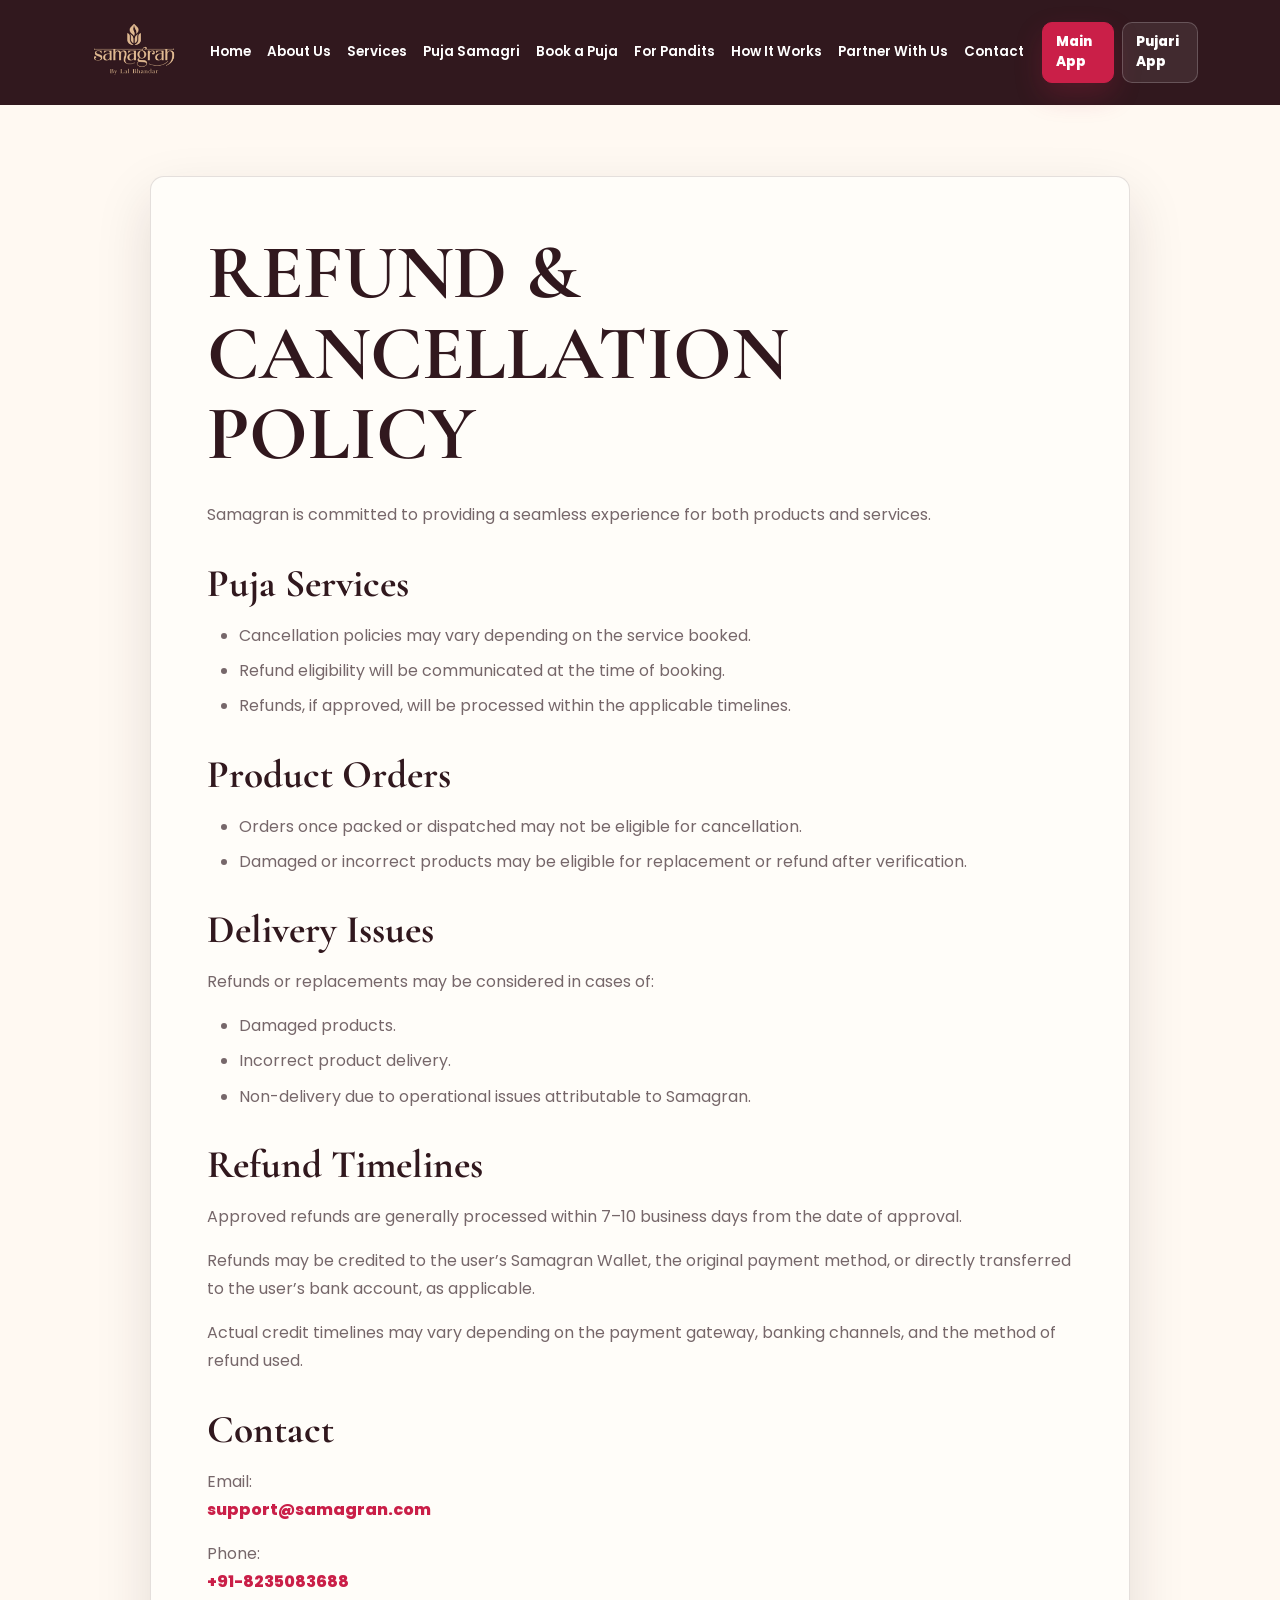
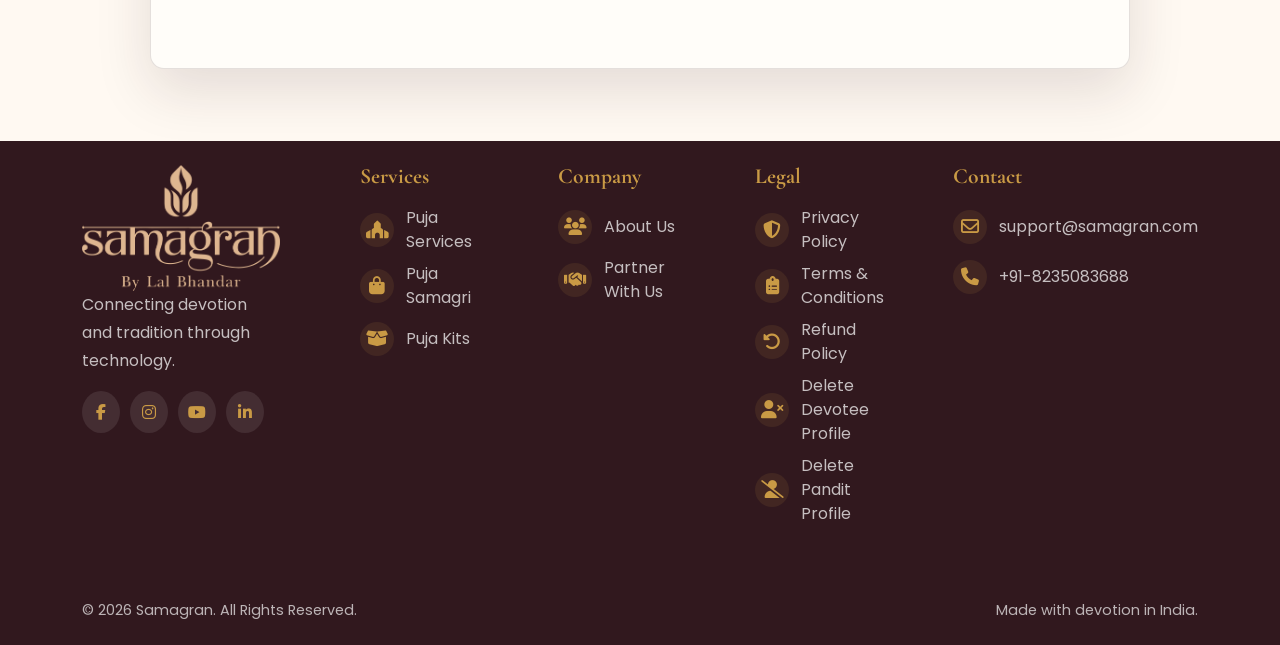
<file: refund-policy.html>
<!doctype html>
<html lang="en">
  <head>
    <meta charset="utf-8">
    <meta name="viewport" content="width=device-width, initial-scale=1">
    <title>Refund & Cancellation Policy - Samagran</title>
    <meta name="description" content="Refund and Cancellation Policy for Samagran.">
    <link rel="icon" href="img/samagran-logo.png">
    <link rel="preconnect" href="https://fonts.googleapis.com">
    <link rel="preconnect" href="https://fonts.gstatic.com" crossorigin>
    <link href="https://fonts.googleapis.com/css2?family=Cormorant+Garamond:wght@600;700&family=Noto+Serif+Devanagari:wght@600&family=Poppins:wght@400;500;600;700&display=swap" rel="stylesheet">
    <link href="https://cdn.jsdelivr.net/npm/bootstrap@5.3.3/dist/css/bootstrap.min.css" rel="stylesheet">
    <link href="https://cdnjs.cloudflare.com/ajax/libs/font-awesome/6.5.2/css/all.min.css" rel="stylesheet">
    <link href="css/style.css" rel="stylesheet">
  </head>
  <body class="legal-page">
    <a class="skip-link" href="#main">Skip to content</a>
    <nav class="navbar navbar-expand-xl fixed-top sam-navbar legal-navbar" aria-label="Primary navigation">
      <div class="container">
        <a class="navbar-brand" href="index.html#home"><img src="img/samagran-logo.png" alt="Samagran" width="156" height="100"></a>
        <button class="navbar-toggler menu-toggle" type="button" data-bs-toggle="offcanvas" data-bs-target="#mobileNav" aria-controls="mobileNav" aria-label="Open navigation">
          <span></span><span></span><span></span>
        </button>
        <div class="collapse navbar-collapse justify-content-center">
          <ul class="navbar-nav nav-links">
            <li class="nav-item"><a class="nav-link" href="index.html#home">Home</a></li>
            <li class="nav-item"><a class="nav-link" href="about-us.html">About Us</a></li>
            <li class="nav-item"><a class="nav-link" href="index.html#services">Services</a></li>
            <li class="nav-item"><a class="nav-link" href="index.html#samagri">Puja Samagri</a></li>
            <li class="nav-item"><a class="nav-link" href="index.html#how-devotee">Book a Puja</a></li>
            <li class="nav-item"><a class="nav-link" href="index.html#for-pandits">For Pandits</a></li>
            <li class="nav-item"><a class="nav-link" href="index.html#how-pandit">How It Works</a></li>
            <li class="nav-item"><a class="nav-link" href="index.html#contact">Partner With Us</a></li>
            <li class="nav-item"><a class="nav-link" href="index.html#contact">Contact</a></li>
          </ul>
        </div>
        <div class="nav-app-links d-none d-xl-flex"><a href="index.html#main-app-download">Main App</a><a href="index.html#pujari-app-download">Pujari App</a></div>
      </div>
    </nav>
    <div class="offcanvas offcanvas-end mobile-offcanvas" tabindex="-1" id="mobileNav" aria-labelledby="mobileNavLabel">
      <div class="offcanvas-header"><a class="offcanvas-title brand-mini" id="mobileNavLabel" href="index.html#home"><img src="img/footer%20logo.png" alt="Samagran" width="150" height="96"></a><button type="button" class="btn-close" data-bs-dismiss="offcanvas" aria-label="Close"></button></div>
      <div class="offcanvas-body">
        <ul class="navbar-nav mobile-links">
          <li><a href="index.html#home">Home</a></li><li><a href="about-us.html">About Us</a></li><li><a href="index.html#main-app-download">Main App</a></li><li><a href="index.html#pujari-app-download">Pujari App</a></li><li><a href="index.html#contact">Partner With Us</a></li><li><a href="index.html#contact">Contact</a></li><li><a href="privacy-policy.html">Privacy Policy</a></li><li><a href="terms-and-conditions.html">Terms & Condition</a></li><li><a href="refund-policy.html">Refund Policy</a></li><li><a href="delete-user-profile.html">Delete Devotee Profile</a></li><li><a href="delete-pandit-profile.html">Delete Pandit Profile</a></li>
        </ul>
        <div class="mobile-note"><strong>Samagran App</strong><span>For devotees, families, Pandits and Pujaris.</span></div>
        <div class="social-row" aria-label="Social media links"><a href="#" aria-label="Facebook"><i class="fa-brands fa-facebook-f"></i></a><a href="#" aria-label="Instagram"><i class="fa-brands fa-instagram"></i></a><a href="#" aria-label="YouTube"><i class="fa-brands fa-youtube"></i></a><a href="#" aria-label="LinkedIn"><i class="fa-brands fa-linkedin-in"></i></a></div>
      </div>
    </div>
    <main id="main" class="legal-main"><div class="container"><article class="legal-card">
      <h1>REFUND & CANCELLATION POLICY</h1>
      <p>Samagran is committed to providing a seamless experience for both products and services.</p>
      <h2>Puja Services</h2>
      <ul><li>Cancellation policies may vary depending on the service booked.</li><li>Refund eligibility will be communicated at the time of booking.</li><li>Refunds, if approved, will be processed within the applicable timelines.</li></ul>
      <h2>Product Orders</h2>
      <ul><li>Orders once packed or dispatched may not be eligible for cancellation.</li><li>Damaged or incorrect products may be eligible for replacement or refund after verification.</li></ul>
      <h2>Delivery Issues</h2>
      <p>Refunds or replacements may be considered in cases of:</p>
      <ul><li>Damaged products.</li><li>Incorrect product delivery.</li><li>Non-delivery due to operational issues attributable to Samagran.</li></ul>
      <h2>Refund Timelines</h2>
      <p>Approved refunds are generally processed within 7–10 business days from the date of approval.</p>
      <p>Refunds may be credited to the user’s Samagran Wallet, the original payment method, or directly transferred to the user’s bank account, as applicable.</p>
      <p>Actual credit timelines may vary depending on the payment gateway, banking channels, and the method of refund used.</p>
      <h2>Contact</h2>
      <p>Email:<br><a href="mailto:support@samagran.com">support@samagran.com</a></p>
      <p>Phone:<br><a href="tel:+918235083688">+91-8235083688</a></p>
    </article></div></main>
    <footer class="site-footer legal-footer"><div class="container"><div class="footer-grid"><div class="footer-brand"><img src="img/footer%20logo.png" alt="Samagran" width="180" height="115"><p>Connecting devotion and tradition through technology.</p><div class="social-row"><a href="#" aria-label="Facebook"><i class="fa-brands fa-facebook-f"></i></a><a href="#" aria-label="Instagram"><i class="fa-brands fa-instagram"></i></a><a href="#" aria-label="YouTube"><i class="fa-brands fa-youtube"></i></a><a href="#" aria-label="LinkedIn"><i class="fa-brands fa-linkedin-in"></i></a></div></div><div class="footer-column"><h3>Services</h3><a href="index.html#services"><i class="fa-solid fa-place-of-worship"></i> Puja Services</a><a href="index.html#samagri"><i class="fa-solid fa-bag-shopping"></i> Puja Samagri</a><a href="index.html#samagri"><i class="fa-solid fa-box-open"></i> Puja Kits</a></div><div class="footer-column"><h3>Company</h3><a href="about-us.html"><i class="fa-solid fa-users"></i> About Us</a><a href="index.html#contact"><i class="fa-solid fa-handshake"></i> Partner With Us</a></div><div class="footer-column"><h3>Legal</h3><a href="privacy-policy.html"><i class="fa-solid fa-shield-halved"></i> Privacy Policy</a><a href="terms-and-conditions.html"><i class="fa-solid fa-clipboard-list"></i> Terms & Conditions</a><a href="refund-policy.html"><i class="fa-solid fa-rotate-left"></i> Refund Policy</a><a href="delete-user-profile.html"><i class="fa-solid fa-user-xmark"></i> Delete Devotee Profile</a><a href="delete-pandit-profile.html"><i class="fa-solid fa-user-slash"></i> Delete Pandit Profile</a></div><div class="footer-column"><h3>Contact</h3><a href="mailto:support@samagran.com"><i class="fa-regular fa-envelope"></i> support@samagran.com</a><a href="tel:+918235083688"><i class="fa-solid fa-phone"></i> +91-8235083688</a></div></div><div class="footer-bottom"><span>&copy; 2026 Samagran. All Rights Reserved.</span><span>Made with devotion in India.</span></div></div></footer>
    <script src="https://cdn.jsdelivr.net/npm/bootstrap@5.3.3/dist/js/bootstrap.bundle.min.js"></script>
  </body>
</html>
</file>
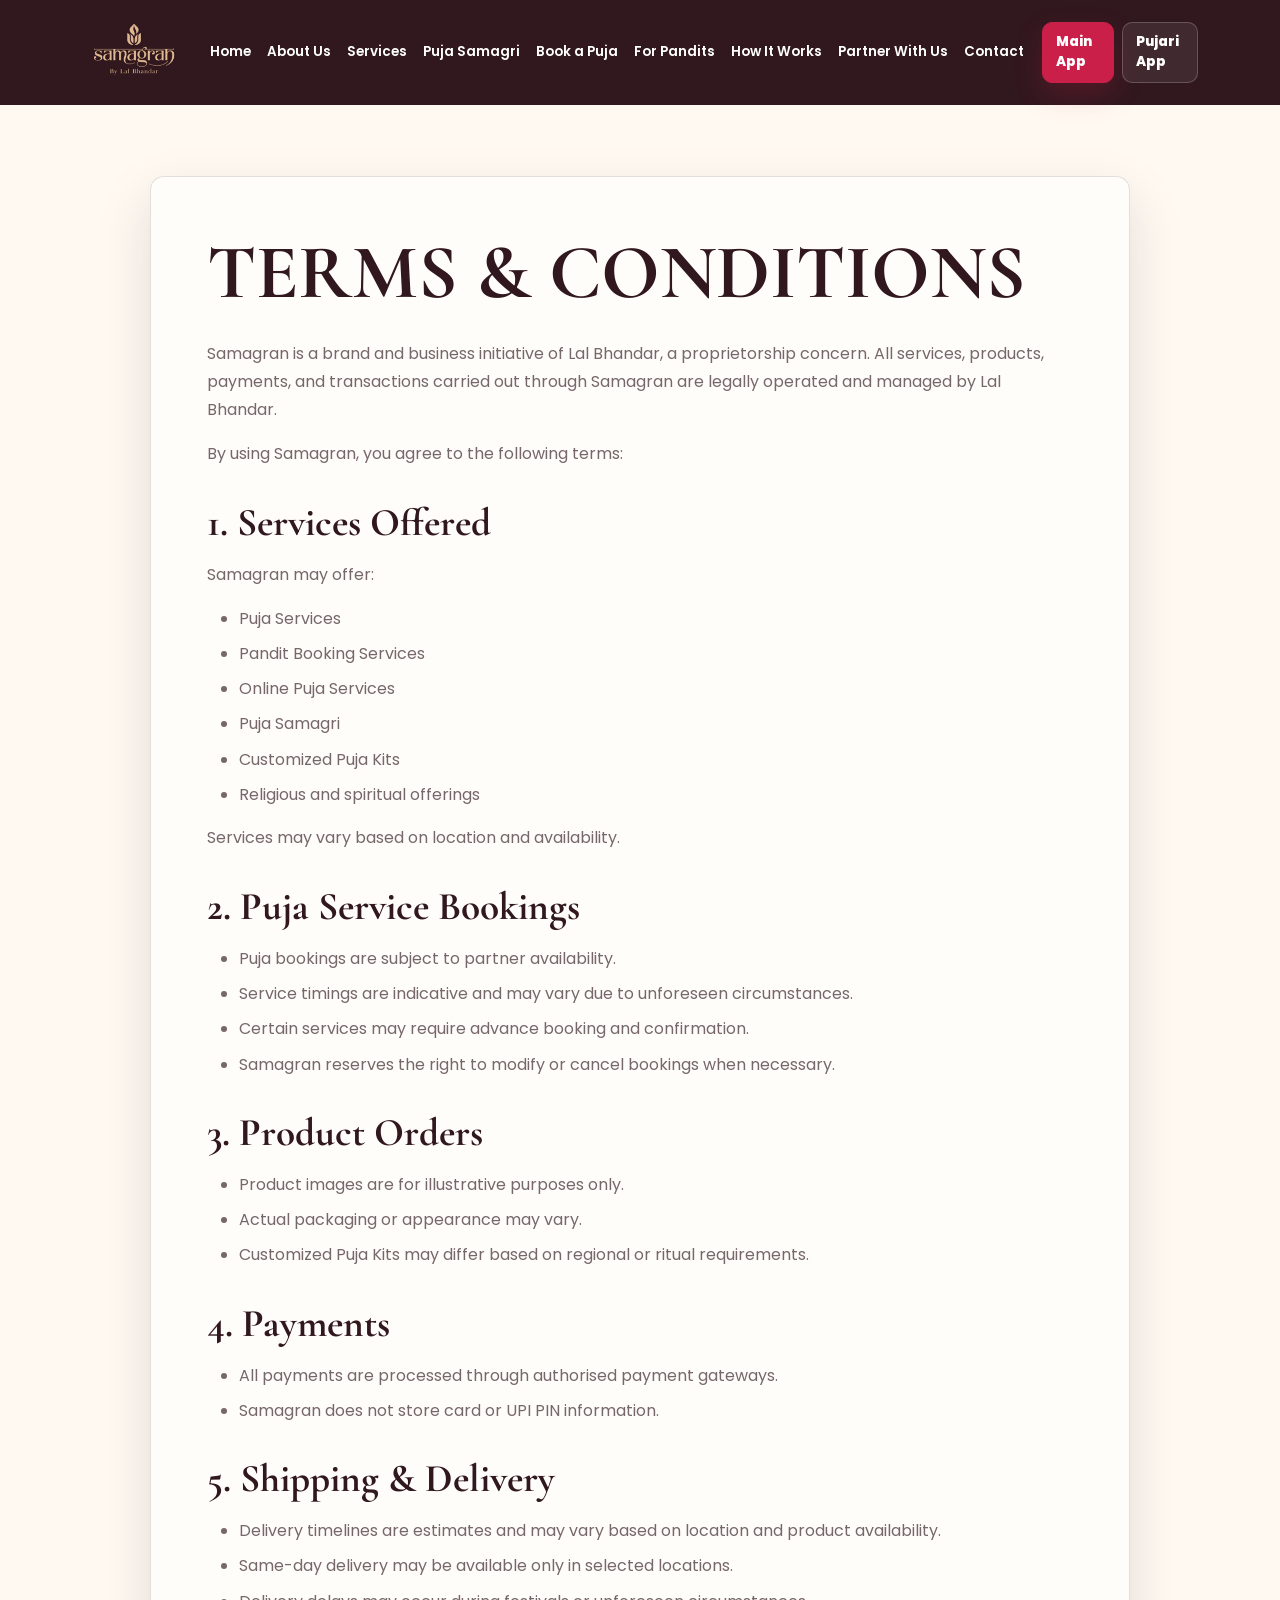
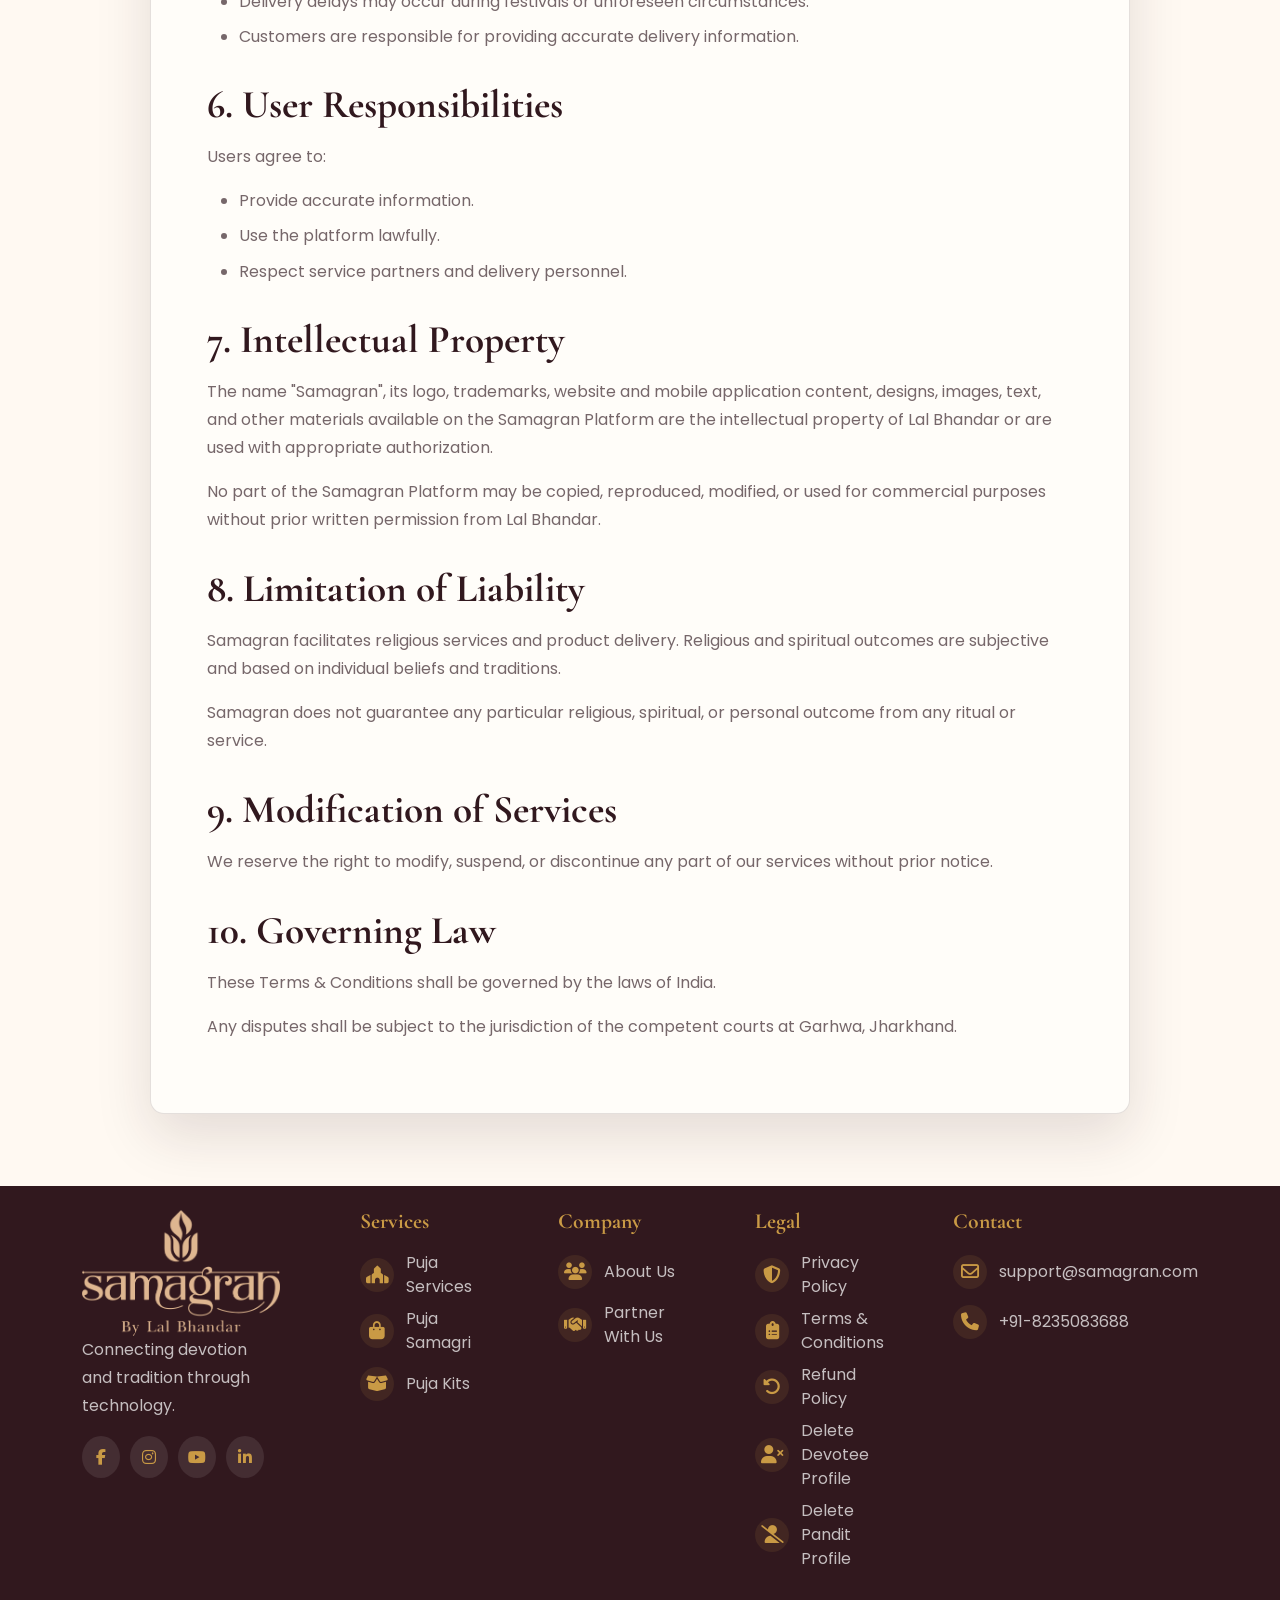
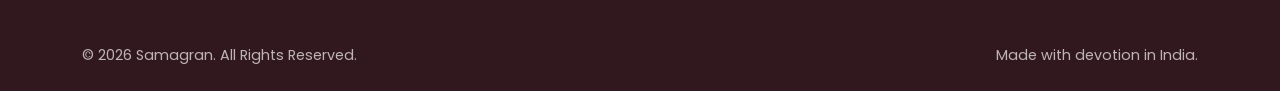
<file: terms-and-conditions.html>
<!doctype html>
<html lang="en">
  <head>
    <meta charset="utf-8">
    <meta name="viewport" content="width=device-width, initial-scale=1">
    <title>Terms & Conditions - Samagran</title>
    <meta name="description" content="Terms and Conditions for Samagran, a brand and business initiative of Lal Bhandar.">
    <link rel="icon" href="img/samagran-logo.png">
    <link rel="preconnect" href="https://fonts.googleapis.com">
    <link rel="preconnect" href="https://fonts.gstatic.com" crossorigin>
    <link href="https://fonts.googleapis.com/css2?family=Cormorant+Garamond:wght@600;700&family=Noto+Serif+Devanagari:wght@600&family=Poppins:wght@400;500;600;700&display=swap" rel="stylesheet">
    <link href="https://cdn.jsdelivr.net/npm/bootstrap@5.3.3/dist/css/bootstrap.min.css" rel="stylesheet">
    <link href="https://cdnjs.cloudflare.com/ajax/libs/font-awesome/6.5.2/css/all.min.css" rel="stylesheet">
    <link href="css/style.css" rel="stylesheet">
  </head>
  <body class="legal-page">
    <a class="skip-link" href="#main">Skip to content</a>
    <nav class="navbar navbar-expand-xl fixed-top sam-navbar legal-navbar" aria-label="Primary navigation">
      <div class="container">
        <a class="navbar-brand" href="index.html#home"><img src="img/samagran-logo.png" alt="Samagran" width="156" height="100"></a>
        <button class="navbar-toggler menu-toggle" type="button" data-bs-toggle="offcanvas" data-bs-target="#mobileNav" aria-controls="mobileNav" aria-label="Open navigation">
          <span></span><span></span><span></span>
        </button>
        <div class="collapse navbar-collapse justify-content-center">
          <ul class="navbar-nav nav-links">
            <li class="nav-item"><a class="nav-link" href="index.html#home">Home</a></li>
            <li class="nav-item"><a class="nav-link" href="about-us.html">About Us</a></li>
            <li class="nav-item"><a class="nav-link" href="index.html#services">Services</a></li>
            <li class="nav-item"><a class="nav-link" href="index.html#samagri">Puja Samagri</a></li>
            <li class="nav-item"><a class="nav-link" href="index.html#how-devotee">Book a Puja</a></li>
            <li class="nav-item"><a class="nav-link" href="index.html#for-pandits">For Pandits</a></li>
            <li class="nav-item"><a class="nav-link" href="index.html#how-pandit">How It Works</a></li>
            <li class="nav-item"><a class="nav-link" href="index.html#contact">Partner With Us</a></li>
            <li class="nav-item"><a class="nav-link" href="index.html#contact">Contact</a></li>
          </ul>
        </div>
        <div class="nav-app-links d-none d-xl-flex"><a href="index.html#main-app-download">Main App</a><a href="index.html#pujari-app-download">Pujari App</a></div>
      </div>
    </nav>
    <div class="offcanvas offcanvas-end mobile-offcanvas" tabindex="-1" id="mobileNav" aria-labelledby="mobileNavLabel">
      <div class="offcanvas-header"><a class="offcanvas-title brand-mini" id="mobileNavLabel" href="index.html#home"><img src="img/footer%20logo.png" alt="Samagran" width="150" height="96"></a><button type="button" class="btn-close" data-bs-dismiss="offcanvas" aria-label="Close"></button></div>
      <div class="offcanvas-body">
        <ul class="navbar-nav mobile-links">
          <li><a href="index.html#home">Home</a></li><li><a href="about-us.html">About Us</a></li><li><a href="index.html#main-app-download">Main App</a></li><li><a href="index.html#pujari-app-download">Pujari App</a></li><li><a href="index.html#contact">Partner With Us</a></li><li><a href="index.html#contact">Contact</a></li><li><a href="privacy-policy.html">Privacy Policy</a></li><li><a href="terms-and-conditions.html">Terms & Condition</a></li><li><a href="refund-policy.html">Refund Policy</a></li><li><a href="delete-user-profile.html">Delete Devotee Profile</a></li><li><a href="delete-pandit-profile.html">Delete Pandit Profile</a></li>
        </ul>
        <div class="mobile-note"><strong>Samagran App</strong><span>For devotees, families, Pandits and Pujaris.</span></div>
        <div class="social-row" aria-label="Social media links"><a href="#" aria-label="Facebook"><i class="fa-brands fa-facebook-f"></i></a><a href="#" aria-label="Instagram"><i class="fa-brands fa-instagram"></i></a><a href="#" aria-label="YouTube"><i class="fa-brands fa-youtube"></i></a><a href="#" aria-label="LinkedIn"><i class="fa-brands fa-linkedin-in"></i></a></div>
      </div>
    </div>
    <main id="main" class="legal-main"><div class="container"><article class="legal-card">
      <h1>TERMS & CONDITIONS</h1>
      <p>Samagran is a brand and business initiative of Lal Bhandar, a proprietorship concern. All services, products, payments, and transactions carried out through Samagran are legally operated and managed by Lal Bhandar.</p>
      <p>By using Samagran, you agree to the following terms:</p>
      <h2>1. Services Offered</h2>
      <p>Samagran may offer:</p>
      <ul><li>Puja Services</li><li>Pandit Booking Services</li><li>Online Puja Services</li><li>Puja Samagri</li><li>Customized Puja Kits</li><li>Religious and spiritual offerings</li></ul>
      <p>Services may vary based on location and availability.</p>
      <h2>2. Puja Service Bookings</h2>
      <ul><li>Puja bookings are subject to partner availability.</li><li>Service timings are indicative and may vary due to unforeseen circumstances.</li><li>Certain services may require advance booking and confirmation.</li><li>Samagran reserves the right to modify or cancel bookings when necessary.</li></ul>
      <h2>3. Product Orders</h2>
      <ul><li>Product images are for illustrative purposes only.</li><li>Actual packaging or appearance may vary.</li><li>Customized Puja Kits may differ based on regional or ritual requirements.</li></ul>
      <h2>4. Payments</h2>
      <ul><li>All payments are processed through authorised payment gateways.</li><li>Samagran does not store card or UPI PIN information.</li></ul>
      <h2>5. Shipping & Delivery</h2>
      <ul><li>Delivery timelines are estimates and may vary based on location and product availability.</li><li>Same-day delivery may be available only in selected locations.</li><li>Delivery delays may occur during festivals or unforeseen circumstances.</li><li>Customers are responsible for providing accurate delivery information.</li></ul>
      <h2>6. User Responsibilities</h2>
      <p>Users agree to:</p>
      <ul><li>Provide accurate information.</li><li>Use the platform lawfully.</li><li>Respect service partners and delivery personnel.</li></ul>
      <h2>7. Intellectual Property</h2>
      <p>The name "Samagran", its logo, trademarks, website and mobile application content, designs, images, text, and other materials available on the Samagran Platform are the intellectual property of Lal Bhandar or are used with appropriate authorization.</p>
      <p>No part of the Samagran Platform may be copied, reproduced, modified, or used for commercial purposes without prior written permission from Lal Bhandar.</p>
      <h2>8. Limitation of Liability</h2>
      <p>Samagran facilitates religious services and product delivery. Religious and spiritual outcomes are subjective and based on individual beliefs and traditions.</p>
      <p>Samagran does not guarantee any particular religious, spiritual, or personal outcome from any ritual or service.</p>
      <h2>9. Modification of Services</h2>
      <p>We reserve the right to modify, suspend, or discontinue any part of our services without prior notice.</p>
      <h2>10. Governing Law</h2>
      <p>These Terms & Conditions shall be governed by the laws of India.</p>
      <p>Any disputes shall be subject to the jurisdiction of the competent courts at Garhwa, Jharkhand.</p>
    </article></div></main>
    <footer class="site-footer legal-footer"><div class="container"><div class="footer-grid"><div class="footer-brand"><img src="img/footer%20logo.png" alt="Samagran" width="180" height="115"><p>Connecting devotion and tradition through technology.</p><div class="social-row"><a href="#" aria-label="Facebook"><i class="fa-brands fa-facebook-f"></i></a><a href="#" aria-label="Instagram"><i class="fa-brands fa-instagram"></i></a><a href="#" aria-label="YouTube"><i class="fa-brands fa-youtube"></i></a><a href="#" aria-label="LinkedIn"><i class="fa-brands fa-linkedin-in"></i></a></div></div><div class="footer-column"><h3>Services</h3><a href="index.html#services"><i class="fa-solid fa-place-of-worship"></i> Puja Services</a><a href="index.html#samagri"><i class="fa-solid fa-bag-shopping"></i> Puja Samagri</a><a href="index.html#samagri"><i class="fa-solid fa-box-open"></i> Puja Kits</a></div><div class="footer-column"><h3>Company</h3><a href="about-us.html"><i class="fa-solid fa-users"></i> About Us</a><a href="index.html#contact"><i class="fa-solid fa-handshake"></i> Partner With Us</a></div><div class="footer-column"><h3>Legal</h3><a href="privacy-policy.html"><i class="fa-solid fa-shield-halved"></i> Privacy Policy</a><a href="terms-and-conditions.html"><i class="fa-solid fa-clipboard-list"></i> Terms & Conditions</a><a href="refund-policy.html"><i class="fa-solid fa-rotate-left"></i> Refund Policy</a><a href="delete-user-profile.html"><i class="fa-solid fa-user-xmark"></i> Delete Devotee Profile</a><a href="delete-pandit-profile.html"><i class="fa-solid fa-user-slash"></i> Delete Pandit Profile</a></div><div class="footer-column"><h3>Contact</h3><a href="mailto:support@samagran.com"><i class="fa-regular fa-envelope"></i> support@samagran.com</a><a href="tel:+918235083688"><i class="fa-solid fa-phone"></i> +91-8235083688</a></div></div><div class="footer-bottom"><span>&copy; 2026 Samagran. All Rights Reserved.</span><span>Made with devotion in India.</span></div></div></footer>
    <script src="https://cdn.jsdelivr.net/npm/bootstrap@5.3.3/dist/js/bootstrap.bundle.min.js"></script>
  </body>
</html>
</file>
<file: css/style.css>
:root {
  --primary: #31181E;
  --primary-light: #5A3A40;
  --accent: #CA1F48;
  --accent-dark: #a8173a;
  --cream: #FFF9F2;
  --off-white: #FFFDF9;
  --beige: #F6EDE3;
  --rose: #FBE8ED;
  --text-dark: #25171A;
  --text-muted: #76676A;
  --gold: #C99A45;
  --logo-bg: #31181E;
  --border: rgba(49, 24, 30, .13);
  --shadow: 0 22px 55px rgba(49, 24, 30, .13);
  --serif: "Cormorant Garamond", Georgia, serif;
  --body: "Poppins", Arial, sans-serif;
}

* {
  box-sizing: border-box;
}

html {
  scroll-behavior: smooth;
  scroll-padding-top: 104px;
}

body {
  margin: 0;
  font-family: var(--body);
  color: var(--text-dark);
  background: var(--cream);
  overflow-x: hidden;
}

img {
  max-width: 100%;
  display: block;
}

a {
  color: inherit;
  text-decoration: none;
}

p {
  color: var(--text-muted);
  line-height: 1.75;
}

h1,
h2,
h3 {
  color: var(--primary);
  font-family: var(--serif);
  font-weight: 700;
  line-height: 1.05;
  letter-spacing: 0;
}

h1 {
  font-size: clamp(2.75rem, 5.3vw, 5.35rem);
}

h2 {
  font-size: clamp(2.4rem, 4.5vw, 4.8rem);
  margin-bottom: 18px;
}

h3 {
  font-size: 1.65rem;
}

.skip-link {
  position: fixed;
  left: 16px;
  top: -80px;
  z-index: 2000;
  padding: 10px 14px;
  background: var(--accent);
  color: #fff;
  border-radius: 8px;
  transition: top .2s ease;
}

.skip-link:focus {
  top: 16px;
}

.section-pad {
  padding: 110px 0;
  position: relative;
}

.section-pad-sm {
  padding: 66px 0;
  position: relative;
}

.section-heading {
  max-width: 780px;
  margin-bottom: 44px;
}

.section-heading.text-center {
  margin-left: auto;
  margin-right: auto;
}

.section-kicker,
.eyebrow {
  display: inline-flex;
  align-items: center;
  gap: 9px;
  color: var(--accent);
  font-weight: 700;
  letter-spacing: .04em;
  text-transform: uppercase;
  font-size: .82rem;
  margin-bottom: 14px;
}

.btn {
  border-radius: 10px;
  padding: 12px 20px;
  font-weight: 700;
  transition: transform .2s ease, box-shadow .2s ease, background .2s ease, border-color .2s ease;
}

.btn:hover {
  transform: translateY(-2px);
}

.btn-primary-custom {
  background: var(--accent);
  color: #fff;
  border: 1px solid var(--accent);
  box-shadow: 0 12px 28px rgba(202, 31, 72, .24);
}

.btn-primary-custom:hover,
.btn-primary-custom:focus {
  background: var(--accent-dark);
  border-color: var(--accent-dark);
  color: #fff;
}

.btn-outline-custom {
  color: var(--primary);
  border: 1px solid rgba(49, 24, 30, .45);
  background: rgba(255, 255, 255, .68);
}

.btn-outline-custom:hover,
.btn-outline-custom:focus {
  color: #fff;
  background: var(--primary);
  border-color: var(--primary);
}

.sam-navbar {
  padding: 14px 0;
  background: var(--logo-bg);
  transition: background .28s ease, box-shadow .28s ease, padding .28s ease;
}

.sam-navbar.scrolled {
  background: var(--logo-bg);
  backdrop-filter: blur(14px);
  box-shadow: 0 10px 30px rgba(49, 24, 30, .28);
  padding: 7px 0;
}

.navbar-brand img {
  width: 140px;
  height: auto;
}

.nav-links {
  gap: 0;
}

.nav-link {
  color: rgba(255, 255, 255, .86);
  font-weight: 600;
  font-size: .84rem;
  padding: 10px 8px !important;
  position: relative;
  white-space: nowrap;
}

.sam-navbar .nav-link,
.sam-navbar .nav-link.active,
.sam-navbar .nav-link.show,
.sam-navbar .nav-link:hover,
.sam-navbar .nav-link:focus {
  color: #fff !important;
}

.nav-link::after {
  content: "";
  position: absolute;
  left: 12px;
  right: 12px;
  bottom: 4px;
  height: 2px;
  background: var(--gold);
  transform: scaleX(0);
  transform-origin: left;
  transition: transform .2s ease;
}

.nav-link:hover::after,
.nav-link.active::after {
  transform: scaleX(1);
}

.nav-modal-link {
  border: 0;
  background: transparent;
}

.nav-app-links {
  gap: 8px;
  align-items: center;
  margin-left: 10px;
}

.nav-app-links a {
  display: inline-flex;
  align-items: center;
  justify-content: center;
  min-height: 42px;
  padding: 9px 13px;
  color: #fff;
  border: 1px solid rgba(255, 255, 255, .2);
  border-radius: 10px;
  background: rgba(255, 255, 255, .08);
  font-size: .84rem;
  font-weight: 800;
  transition: transform .2s ease, background .2s ease, color .2s ease, border-color .2s ease;
}

.nav-app-links a:first-child {
  color: #fff;
  background: var(--accent);
  border-color: var(--accent);
  box-shadow: 0 12px 28px rgba(202, 31, 72, .22);
}

.nav-app-links a:hover,
.nav-app-links a:focus {
  transform: translateY(-2px);
  color: #fff;
  background: var(--primary);
  border-color: var(--primary);
}

.menu-toggle {
  width: 44px;
  height: 44px;
  border: 1px solid rgba(255, 255, 255, .22);
  border-radius: 10px;
  padding: 9px;
}

.menu-toggle span {
  display: block;
  width: 100%;
  height: 2px;
  background: #fff;
  margin: 5px 0;
  transition: transform .2s ease;
}

.mobile-offcanvas {
  background: var(--off-white);
  max-width: min(92vw, 390px);
}

.mobile-offcanvas:not(.show):not(.showing) {
  display: none;
}

.mobile-offcanvas.show,
.mobile-offcanvas.showing {
  display: flex;
}

.mobile-offcanvas .offcanvas-body {
  overflow-y: auto;
}

.mobile-links a {
  display: block;
  padding: 13px 0;
  border-bottom: 1px solid var(--border);
  font-weight: 700;
  color: var(--primary);
}

.mobile-links button {
  display: block;
  width: 100%;
  min-height: 48px;
  padding: 13px 0;
  border: 0;
  border-bottom: 1px solid var(--border);
  background: transparent;
  color: var(--primary);
  text-align: left;
  font-weight: 700;
}

.mobile-note {
  display: grid;
  gap: 4px;
  margin: 26px 0;
  padding: 16px;
  color: var(--primary);
  background: var(--cream);
  border: 1px solid var(--border);
  border-radius: 10px;
}

.mobile-note span {
  color: var(--text-muted);
  font-size: .9rem;
}

.social-row {
  display: flex;
  gap: 10px;
}

.social-row a {
  width: 38px;
  height: 38px;
  border-radius: 50%;
  display: grid;
  place-items: center;
  color: var(--primary);
  background: var(--beige);
}

.hero {
  min-height: 100vh;
  display: flex;
  align-items: center;
  padding-top: 150px;
  background:
    radial-gradient(circle at 15% 18%, rgba(201, 154, 69, .24), transparent 28%),
    radial-gradient(circle at 86% 34%, rgba(202, 31, 72, .12), transparent 27%),
    linear-gradient(130deg, var(--cream), #fff6ec 58%, #fbede3);
  overflow: hidden;
}

.hero::before,
.download-panel::before {
  content: "";
  position: absolute;
  width: 680px;
  height: 680px;
  border: 1px solid rgba(201, 154, 69, .16);
  border-radius: 50%;
  background:
    repeating-conic-gradient(from 15deg, rgba(201, 154, 69, .08) 0 3deg, transparent 3deg 9deg);
  mask: radial-gradient(circle, transparent 30%, #000 31%, #000 71%, transparent 72%);
  pointer-events: none;
}

.hero::before {
  right: -150px;
  top: 80px;
}

.hero::before {
  animation: mandalaDrift 18s ease-in-out infinite alternate;
}

.hero h1 span {
  color: var(--accent);
}

.hero .lead {
  max-width: 630px;
  font-size: 1.08rem;
  color: #614f53;
}

.app-info-pills {
  display: flex;
  flex-wrap: wrap;
  gap: 12px;
  margin: 28px 0 18px;
}

.app-info-pills span {
  display: inline-flex;
  align-items: center;
  gap: 10px;
  padding: 12px 14px;
  color: var(--primary);
  background: rgba(255, 255, 255, .78);
  border: 1px solid rgba(49, 24, 30, .15);
  border-radius: 10px;
  font-weight: 800;
  box-shadow: 0 12px 28px rgba(49, 24, 30, .08);
}

.app-info-pills i {
  color: var(--accent);
}

.trust-line {
  font-size: .9rem;
  font-weight: 700;
  color: var(--primary-light);
}

.hero-visual {
  position: relative;
  min-height: 690px;
  max-width: 640px;
  margin-left: auto;
}

.ritual-arch {
  position: absolute;
  inset: 72px 88px 20px 28px;
  border-radius: 190px 190px 18px 18px;
  overflow: hidden;
  border: 9px solid rgba(255, 253, 249, .8);
  box-shadow: var(--shadow);
}

.hero-photo {
  width: 100%;
  height: 100%;
  object-fit: cover;
}

.phone {
  position: absolute;
  width: min(36vw, 244px);
  max-height: 78vh;
  object-fit: contain;
  filter: drop-shadow(0 28px 28px rgba(49, 24, 30, .32));
  border-radius: 30px;
}

.phone-main {
  right: 12px;
  top: 10px;
}

.phone-alt {
  left: 0;
  bottom: 0;
  width: min(30vw, 206px);
}

.diya-glow {
  position: absolute;
  right: 110px;
  bottom: 54px;
  width: 160px;
  height: 160px;
  background: radial-gradient(circle, rgba(255, 199, 79, .55), rgba(255, 199, 79, 0) 68%);
  border-radius: 50%;
}

.video-chip {
  position: absolute;
  left: 55px;
  top: 88px;
  padding: 11px 14px;
  background: var(--off-white);
  color: var(--primary);
  border: 1px solid var(--border);
  border-radius: 10px;
  font-weight: 800;
  box-shadow: var(--shadow);
}

.petals span {
  position: absolute;
  width: 10px;
  height: 16px;
  background: #d74b62;
  opacity: .25;
  border-radius: 10px 10px 10px 0;
}

.petals span:nth-child(1) {
  left: 8%;
  top: 24%;
}

.petals span:nth-child(2) {
  left: 44%;
  top: 19%;
}

.petals span:nth-child(3) {
  right: 12%;
  top: 72%;
}

.petals span:nth-child(4) {
  left: 20%;
  bottom: 14%;
}

.stats-band {
  padding: 30px 0;
  background: var(--primary);
  color: #fff;
}

.scripture-band {
  padding: 48px 0;
  background: var(--primary);
  color: #fff;
}

.stats-grid {
  display: grid;
  grid-template-columns: repeat(4, 1fr);
  gap: 0;
}

.stat-item {
  display: grid;
  justify-items: center;
  gap: 4px;
  padding: 14px;
  border-right: 1px solid rgba(255, 255, 255, .16);
}

.stat-item:last-child {
  border-right: 0;
}

.stat-item i {
  color: var(--gold);
  font-size: 1.35rem;
}

.stat-item strong {
  font-family: var(--serif);
  font-size: 2.9rem;
  color: #fff;
  line-height: 1;
}

.stat-item span {
  color: rgba(255, 255, 255, .77);
  font-weight: 600;
}

.quote-section {
  background: linear-gradient(180deg, var(--off-white), var(--cream));
}

.gita-quote {
  max-width: 980px;
  margin: 0 auto;
  padding: 42px;
  text-align: center;
  border-top: 1px solid rgba(201, 154, 69, .45);
  border-bottom: 1px solid rgba(201, 154, 69, .45);
}

.gita-quote blockquote {
  margin: 0 0 18px;
  color: var(--primary);
  font-family: "Noto Serif Devanagari", serif;
  font-size: clamp(1.65rem, 4vw, 3.15rem);
  line-height: 1.55;
}

.gita-quote p {
  margin: 0 0 6px;
  color: var(--primary-light);
  font-size: 1.08rem;
}

.gita-quote span {
  color: var(--gold);
  font-weight: 800;
}

.gita-quote-light {
  padding: 0;
  border: 0;
}

.gita-quote-light blockquote,
.gita-quote-light p {
  color: #fff;
}

.gita-quote-light span {
  color: var(--gold);
}

.intro-section,
.samagri-section,
.faq-section {
  background: var(--off-white);
}

.intro-section {
  padding-top: 82px;
  padding-bottom: 84px;
}

.about-container {
  max-width: 1280px;
}

.about-image-grid {
  display: grid;
  grid-template-columns: 1fr .72fr;
  grid-template-rows: 215px 215px;
  gap: 12px;
  align-items: stretch;
}

.about-image-grid img {
  width: 100%;
  height: 100%;
  object-fit: cover;
  border-radius: 16px;
  box-shadow: 0 18px 42px rgba(49, 24, 30, .12);
}

.about-image-grid img:first-child {
  grid-row: 1 / span 2;
  border-radius: 18px 18px 18px 88px;
}

.about-copy {
  max-width: none;
}

.about-copy .section-kicker {
  margin-bottom: 10px;
}

.about-copy h2 {
  max-width: 680px;
  margin-bottom: 14px;
  font-size: clamp(2.45rem, 4vw, 4.65rem);
}

.about-copy p {
  margin-bottom: 10px;
}

.about-lead {
  max-width: 760px;
  color: var(--primary-light);
  font-size: 1.04rem;
  font-weight: 500;
}

.about-text-grid {
  display: grid;
  grid-template-columns: repeat(2, minmax(0, 1fr));
  gap: 22px;
  margin: 22px 0 18px;
}

.about-text-grid article {
  padding-top: 16px;
  border-top: 2px solid rgba(201, 154, 69, .42);
}

.about-text-grid span {
  display: inline-flex;
  align-items: center;
  gap: 8px;
  margin-bottom: 8px;
  color: var(--accent);
  font-size: .78rem;
  font-weight: 800;
  text-transform: uppercase;
}

.about-text-grid h3 {
  margin-bottom: 8px;
  font-size: 1.45rem;
}

.about-text-grid p {
  margin-bottom: 9px;
  font-size: .96rem;
  line-height: 1.68;
}

.about-text-grid p:last-child {
  margin-bottom: 0;
}

.legacy-line {
  margin-top: 16px;
  padding: 10px 0 10px 16px;
  color: var(--primary);
  font-weight: 600;
  border-left: 4px solid var(--accent);
}

.feature-image {
  width: 100%;
  min-height: 420px;
  object-fit: cover;
  border-radius: 16px;
  box-shadow: var(--shadow);
}

.feature-list {
  display: grid;
  grid-template-columns: repeat(3, minmax(0, 1fr));
  gap: 10px;
  margin: 18px 0;
}

.feature-list span {
  display: flex;
  align-items: center;
  gap: 10px;
  min-height: 46px;
  padding: 9px 11px;
  background: var(--cream);
  border: 1px solid var(--border);
  border-radius: 10px;
  font-weight: 700;
  font-size: .9rem;
  color: var(--primary);
}

.feature-list i {
  color: var(--accent);
}

.about-actions {
  margin-top: 18px;
}

.vision-section {
  background:
    radial-gradient(circle at 12% 10%, rgba(201, 154, 69, .18), transparent 28%),
    linear-gradient(180deg, var(--cream), var(--off-white));
}

.vision-mission {
  display: grid;
  grid-template-columns: repeat(2, minmax(0, 1fr));
  gap: 22px;
  max-width: 980px;
  margin: 0 auto;
}

.vision-mission article {
  padding: clamp(24px, 4vw, 38px);
  background: #fff;
  border: 1px solid var(--border);
  border-radius: 16px;
  box-shadow: 0 18px 42px rgba(49, 24, 30, .08);
}

.vision-icon {
  width: 54px;
  height: 54px;
  display: grid;
  place-items: center;
  margin-bottom: 18px;
  color: #fff;
  background: var(--accent);
  border-radius: 14px;
  box-shadow: 0 14px 28px rgba(202, 31, 72, .2);
}

.vision-icon i {
  font-size: 1.45rem;
}

.vision-mission h3 {
  font-size: 1.65rem;
  margin-bottom: 10px;
}

.vision-mission p {
  margin: 0;
}

.apps-section {
  background:
    linear-gradient(180deg, var(--cream), var(--beige));
}

.app-showcase {
  display: grid;
  grid-template-columns: 1.1fr .75fr;
  align-items: center;
  gap: 42px;
  padding: 44px;
  margin-top: 28px;
  border: 1px solid var(--border);
  background: rgba(255, 253, 249, .82);
  box-shadow: var(--shadow);
  border-radius: 18px;
}

.pandit-app {
  grid-template-columns: .75fr 1.1fr;
  background: #fff5f0;
}

.role-label {
  display: inline-block;
  padding: 8px 12px;
  background: var(--rose);
  color: var(--accent);
  border-radius: 8px;
  font-size: .8rem;
  font-weight: 800;
  text-transform: uppercase;
  margin-bottom: 16px;
}

.check-grid {
  list-style: none;
  padding: 0;
  margin: 24px 0;
  display: grid;
  grid-template-columns: repeat(2, minmax(0, 1fr));
  gap: 10px 18px;
}

.app-feature-columns {
  display: grid;
  grid-template-columns: repeat(2, minmax(0, 1fr));
  gap: 8px 28px;
  margin-top: 22px;
}

.app-feature-columns .check-grid {
  grid-template-columns: 1fr;
  margin: 0;
}

.check-grid li {
  color: var(--primary-light);
  font-weight: 600;
}

.check-grid li::before {
  content: "\f00c";
  font-family: "Font Awesome 6 Free";
  font-weight: 900;
  color: var(--accent);
  margin-right: 8px;
}

.button-row {
  display: flex;
  flex-wrap: wrap;
  gap: 12px;
}

.app-phone-wrap {
  justify-self: center;
  position: relative;
}

.app-phone-wrap img {
  max-height: 560px;
  width: auto;
  filter: drop-shadow(0 28px 32px rgba(49, 24, 30, .28));
}

.services-section {
  background: var(--cream);
}

.service-card {
  height: auto;
  background: var(--off-white);
  border: 1px solid var(--border);
  border-radius: 12px;
  overflow: hidden;
  box-shadow: 0 14px 35px rgba(49, 24, 30, .08);
}

.service-card img {
  width: 100%;
  height: 235px;
  object-fit: cover;
  transition: transform .45s ease;
}

.service-card:hover img {
  transform: scale(1.05);
}

.service-card div {
  padding: 22px;
}

.service-card p {
  min-height: 76px;
}

.service-card small {
  display: block;
  color: var(--primary-light);
  font-weight: 700;
  margin-bottom: 16px;
}

.info-tag {
  display: inline-flex;
  align-items: center;
  min-height: 34px;
  padding: 7px 10px;
  color: var(--accent);
  background: var(--rose);
  border: 1px solid rgba(202, 31, 72, .13);
  border-radius: 8px;
  font-size: .82rem;
  font-weight: 800;
}

.swiper {
  max-width: 100%;
  overflow: hidden;
}

.service-swiper,
.samagri-swiper,
.screenshot-swiper {
  padding-bottom: 18px;
}

.service-swiper .swiper-pagination,
.samagri-swiper .swiper-pagination,
.screenshot-swiper .swiper-pagination {
  position: static;
  margin-top: 28px;
  line-height: 1;
}

.swiper-pagination-bullet-active {
  background: var(--accent);
}

.samagri-swiper {
  padding: 4px 0 44px;
  overflow: hidden;
}

.samagri-pin {
  height: auto;
  background: #fff;
  border: 1px solid var(--border);
  border-radius: 14px;
  overflow: hidden;
  box-shadow: 0 16px 34px rgba(49, 24, 30, .09);
}

.samagri-pin img {
  width: 100%;
  height: 280px;
  object-fit: cover;
  transition: transform .45s ease;
}

.samagri-pin.tall img {
  height: 380px;
}

.samagri-pin:hover img {
  transform: scale(1.045);
}

.samagri-pin div {
  padding: 20px;
}

.samagri-pin h3 {
  font-size: 1.48rem;
  margin-bottom: 8px;
}

.samagri-pin p {
  margin: 0;
  font-size: .94rem;
}

.timeline-section {
  background: linear-gradient(180deg, var(--cream), var(--off-white));
}

.steps-line {
  position: relative;
  display: grid;
  grid-template-columns: repeat(4, 1fr);
  gap: 18px;
}

.steps-line::before {
  content: "";
  position: absolute;
  left: 8%;
  right: 8%;
  top: 45px;
  height: 2px;
  background: linear-gradient(90deg, transparent, var(--gold), transparent);
}

.step {
  position: relative;
  padding: 22px;
  background: var(--off-white);
  border: 1px solid var(--border);
  border-radius: 12px;
  box-shadow: 0 12px 30px rgba(49, 24, 30, .06);
}

.step b {
  display: grid;
  place-items: center;
  width: 48px;
  height: 48px;
  background: var(--primary);
  color: #fff;
  border-radius: 50%;
  font-family: var(--serif);
  font-size: 1.2rem;
  margin-bottom: 22px;
}

.step h3 {
  font-size: 1.35rem;
}

.pandit-steps {
  background: var(--primary);
}

.pandit-steps h2,
.pandit-steps h3 {
  color: #fff;
}

.pandit-steps p {
  color: rgba(255, 255, 255, .74);
}

.pandit-flow {
  display: grid;
  grid-template-columns: repeat(2, 1fr);
  gap: 16px;
  counter-reset: flow;
}

.pandit-flow span {
  counter-increment: flow;
  min-height: 92px;
  display: flex;
  align-items: center;
  gap: 14px;
  padding: 18px;
  color: #fff;
  border: 1px solid rgba(255, 255, 255, .18);
  background: rgba(255, 255, 255, .07);
  border-radius: 12px;
  font-weight: 700;
}

.pandit-flow span::before {
  content: counter(flow, decimal-leading-zero);
  color: var(--gold);
  font-family: var(--serif);
  font-size: 2rem;
}

.online-section {
  background: var(--cream);
}

.online-panel {
  display: grid;
  grid-template-columns: 1fr .78fr;
  align-items: center;
  gap: 42px;
  padding: 44px;
  background: var(--off-white);
  border: 1px solid var(--border);
  border-radius: 18px;
  box-shadow: var(--shadow);
}

.feature-list.compact {
  grid-template-columns: 1fr;
}

.video-mock {
  position: relative;
  max-width: 390px;
  margin: 0 auto;
  border: 14px solid var(--primary);
  border-radius: 32px;
  overflow: hidden;
  background: var(--primary);
  box-shadow: 0 28px 40px rgba(49, 24, 30, .28);
}

.video-mock img {
  width: 100%;
  height: 560px;
  object-fit: cover;
}

.call-bar {
  position: absolute;
  left: 50%;
  bottom: 20px;
  transform: translateX(-50%);
  display: flex;
  gap: 10px;
  padding: 10px;
  border-radius: 14px;
  background: rgba(255, 255, 255, .9);
}

.call-bar span {
  width: 34px;
  height: 34px;
  border-radius: 50%;
  background: var(--primary);
}

.call-bar span:nth-child(2) {
  background: var(--accent);
}

.call-bar span:nth-child(3) {
  background: var(--gold);
}

.why-section {
  background: var(--off-white);
}

.benefit-layout {
  display: grid;
  grid-template-columns: 1.1fr .9fr 1fr;
  gap: 18px;
}

.benefit-layout article {
  min-height: 205px;
  padding: 24px;
  border: 1px solid var(--border);
  background: var(--cream);
  border-radius: 12px;
}

.benefit-layout article:nth-child(2),
.benefit-layout article:nth-child(5) {
  transform: translateY(28px);
  background: #fff;
}

.benefit-layout i {
  color: var(--accent);
  font-size: 1.7rem;
  margin-bottom: 18px;
}

.benefit-layout h3 {
  font-size: 1.38rem;
}

.screenshots-section {
  background: var(--beige);
}

.tab-controls {
  display: flex;
  justify-content: center;
  gap: 10px;
  margin: -16px 0 34px;
}

.tab-controls button {
  border: 1px solid var(--border);
  background: var(--off-white);
  color: var(--primary);
  border-radius: 10px;
  padding: 11px 18px;
  font-weight: 800;
}

.tab-controls button.active {
  background: var(--primary);
  color: #fff;
}

.screenshot-swiper {
  padding: 18px 0 42px;
}

.screenshot-card {
  display: grid;
  place-items: center;
  height: 560px;
}

.screenshot-card img {
  height: 520px;
  width: auto;
  object-fit: contain;
  filter: drop-shadow(0 20px 25px rgba(49, 24, 30, .25));
  border-radius: 28px;
}

.screenshot-swiper .swiper-slide-active img {
  transform: scale(1.06);
  transition: transform .25s ease;
}

.pandit-feature {
  background: var(--cream);
}

.download-section {
  background: var(--cream);
}

.download-panel {
  position: relative;
  overflow: hidden;
  padding: 60px 42px;
  background: var(--primary);
  border-radius: 20px;
  box-shadow: var(--shadow);
}

.download-panel::before {
  left: 50%;
  top: 10%;
  transform: translateX(-50%);
  opacity: .8;
}

.download-panel h2,
.download-panel h3 {
  color: #fff;
}

.download-panel p {
  color: rgba(255, 255, 255, .76);
}

.download-panel .section-kicker {
  color: var(--gold);
}

.download-grid {
  position: relative;
  z-index: 1;
  display: grid;
  grid-template-columns: 1fr 1.15fr 1fr;
  gap: 24px;
  align-items: center;
}

.download-grid article {
  text-align: center;
  padding: 26px 18px;
  border: 1px solid rgba(255, 255, 255, .18);
  border-radius: 14px;
  background: rgba(255, 255, 255, .06);
}

.app-download-card {
  padding: 34px 22px;
  scroll-margin-top: 120px;
}

.app-download-grid {
  grid-template-columns: minmax(230px, 1fr) minmax(300px, 1.1fr) minmax(230px, 1fr);
  max-width: 1180px;
  margin: 0 auto;
}

.download-note {
  max-width: 410px;
  margin: 20px auto 0;
  color: rgba(255, 255, 255, .68);
  font-size: .9rem;
  line-height: 1.7;
}

.only-download-buttons .store-small {
  min-width: 148px;
  justify-content: center;
}

.store-small {
  display: inline-flex;
  align-items: center;
  gap: 8px;
  padding: 10px 12px;
  border-radius: 9px;
  background: #fff;
  color: var(--primary);
  font-weight: 800;
  font-size: .86rem;
}

.download-phones {
  display: flex;
  justify-content: center;
  align-items: center;
  min-height: 470px;
  filter: drop-shadow(0 24px 28px rgba(0, 0, 0, .38));
}

.download-phones img {
  max-height: 520px;
  width: auto;
  margin: 0 -34px;
}

.download-phones img:first-child {
  transform: rotate(-5deg);
}

.download-phones img:last-child {
  transform: rotate(5deg);
}

.qr {
  width: 96px;
  height: 96px;
  margin: 22px auto 0;
  border: 8px solid #fff;
  background:
    linear-gradient(90deg, #fff 10px, transparent 10px) 0 0 / 20px 20px,
    linear-gradient(#fff 10px, transparent 10px) 0 0 / 20px 20px,
    var(--gold);
  border-radius: 8px;
}

.accordion {
  max-width: 940px;
  margin: 0 auto;
}

.accordion-item {
  border: 1px solid var(--border);
  background: #fff;
  margin-bottom: 10px;
  border-radius: 10px !important;
  overflow: hidden;
}

.accordion-button {
  font-weight: 800;
  color: var(--primary);
  background: #fff;
  box-shadow: none !important;
}

.accordion-button:not(.collapsed) {
  background: var(--rose);
  color: var(--primary);
}

.site-footer {
  background: #31181E;
  color: #fff;
  padding: 70px 0 24px;
}

.footer-grid {
  display: grid;
  grid-template-columns: 1.35fr repeat(4, 1fr);
  gap: 30px;
}

.site-footer h3 {
  color: var(--gold);
  font-size: 1.35rem;
  margin-bottom: 18px;
}

.site-footer p,
.site-footer a {
  color: rgba(255, 255, 255, .72);
}

.site-footer a {
  display: flex;
  align-items: center;
  gap: 12px;
  min-height: 42px;
  margin-bottom: 8px;
  transition: color .2s ease, transform .2s ease;
}

.site-footer a:hover {
  color: #fff;
}

.site-footer a:hover,
.footer-modal-link:hover {
  transform: translateX(3px);
}

.site-footer a i,
.footer-modal-link i {
  width: 34px;
  height: 34px;
  display: grid;
  place-items: center;
  flex: 0 0 34px;
  color: var(--gold);
  background: rgba(201, 154, 69, .11);
  border-radius: 50%;
  font-size: 1.12rem;
}

.site-footer .social-row a {
  display: grid;
  margin: 0;
  color: #fff;
  background: rgba(255, 255, 255, .09);
}

.site-footer .social-row a i {
  width: auto;
  height: auto;
  display: block;
  color: var(--gold);
  background: transparent;
  border-radius: 0;
  font-size: 1rem;
}

.footer-brand {
  padding-right: 28px;
}

.footer-brand img {
  width: min(230px, 100%);
  height: auto;
}

.footer-column {
  padding-left: 22px;
}

.footer-modal-link {
  display: flex;
  align-items: center;
  gap: 12px;
  min-height: 42px;
  margin: 0 0 10px;
  padding: 0;
  border: 0;
  background: transparent;
  color: rgba(255, 255, 255, .72);
  font: inherit;
  text-align: left;
  transition: color .2s ease, transform .2s ease;
}

.footer-modal-link:hover,
.footer-modal-link:focus {
  color: #fff;
}

.footer-bottom {
  display: flex;
  justify-content: space-between;
  gap: 16px;
  margin-top: 44px;
  padding-top: 22px;
  color: rgba(255, 255, 255, .68);
  font-size: .9rem;
}

.scroll-top {
  position: fixed;
  right: 18px;
  bottom: 18px;
  z-index: 1000;
  width: 44px;
  height: 44px;
  border: 0;
  border-radius: 10px;
  background: var(--accent);
  color: #fff;
  box-shadow: 0 12px 26px rgba(202, 31, 72, .28);
  opacity: 0;
  pointer-events: none;
  transform: translateY(12px);
  transition: opacity .2s ease, transform .2s ease;
}

.partner-modal .modal-content {
  border: 0;
  border-radius: 14px;
  overflow: hidden;
}

.partner-modal .modal-header {
  background: var(--logo-bg);
  color: #fff;
}

.partner-modal .modal-title {
  color: #fff;
  font-size: 1.8rem;
}

.partner-modal .btn-close {
  filter: invert(1);
}

.partner-form .modal-body {
  display: grid;
  gap: 14px;
}

.form-field label {
  display: block;
  margin-bottom: 6px;
  color: var(--primary);
  font-weight: 800;
}

.form-field input,
.form-field textarea {
  width: 100%;
  padding: 11px 12px;
  border: 1px solid var(--border);
  border-radius: 8px;
  color: var(--text-dark);
  background: #fff;
}

.form-field input:focus,
.form-field textarea:focus {
  border-color: var(--accent);
  outline: 3px solid rgba(202, 31, 72, .16);
}

.partner-status {
  min-height: 24px;
  color: var(--primary-light);
  font-weight: 700;
}

.partner-status.success {
  color: #166534;
}

.partner-status.error {
  color: var(--accent-dark);
}

.legal-page {
  background: var(--cream);
  padding-top: 104px;
}

.legal-navbar {
  z-index: 1000;
}

.legal-main {
  padding: 72px 0;
}

.legal-card {
  max-width: 980px;
  margin: 0 auto;
  padding: clamp(24px, 5vw, 56px);
  background: var(--off-white);
  border: 1px solid var(--border);
  border-radius: 14px;
  box-shadow: var(--shadow);
}

.legal-card h1 {
  font-size: clamp(2.4rem, 6vw, 4.8rem);
  margin-bottom: 26px;
}

.legal-card h2 {
  font-size: clamp(1.7rem, 3.4vw, 2.45rem);
  margin-top: 34px;
}

.legal-card h3 {
  font-size: 1.3rem;
  margin-top: 24px;
}

.legal-card li {
  margin-bottom: 8px;
  color: var(--text-muted);
  line-height: 1.7;
}

.legal-card a {
  color: var(--accent);
  font-weight: 800;
}

.legal-footer {
  padding-top: 24px;
}

.about-page .legal-main {
  padding: 0;
}

.about-full-page {
  padding: 78px 0 92px;
}

.about-page-header {
  max-width: 920px;
  margin: 0 auto 42px;
  text-align: center;
}

.about-page-header .section-kicker {
  justify-content: center;
}

.about-page-header h1 {
  margin-bottom: 18px;
  font-size: clamp(2.65rem, 5.3vw, 5.6rem);
}

.about-page-header .about-lead {
  max-width: 760px;
  margin: 0 auto;
  font-size: 1.08rem;
}

.about-editorial-grid {
  display: grid;
  grid-template-columns: minmax(320px, .78fr) minmax(0, 1fr);
  gap: clamp(34px, 5vw, 72px);
  align-items: start;
}

.about-page .about-visual-column {
  position: sticky;
  top: 136px;
}

.about-page .about-image-grid {
  grid-template-rows: 240px 240px;
}

.about-story {
  max-width: 760px;
}

.about-story::before {
  content: "";
  display: block;
  width: 96px;
  height: 2px;
  margin-bottom: 24px;
  background: var(--gold);
}

.about-story p {
  margin-bottom: 18px;
  color: var(--primary-light);
  font-size: 1.01rem;
  line-height: 1.86;
}

.about-story .feature-list {
  grid-template-columns: repeat(2, minmax(0, 1fr));
  margin-top: 28px;
}

.about-story .legacy-line {
  margin-top: 26px;
  color: var(--primary);
  line-height: 1.8;
}

.scroll-top.show {
  opacity: 1;
  pointer-events: auto;
  transform: translateY(0);
}

:focus-visible {
  outline: 3px solid rgba(202, 31, 72, .45);
  outline-offset: 3px;
}

@media (max-width: 1199px) {
  .hero {
    min-height: auto;
  }

  .hero-visual {
    min-height: 620px;
    margin: 0 auto;
  }

  .phone {
    width: 230px;
  }

  .phone-alt {
    width: 190px;
  }

  .footer-grid {
    grid-template-columns: repeat(3, 1fr);
  }
}

@media (max-width: 991px) {
  .section-pad {
    padding: 82px 0;
  }

  .hero {
    padding-top: 150px;
  }

  .hero-copy {
    text-align: center;
  }

  .button-row,
  .app-info-pills {
    justify-content: center;
  }

  .stats-grid {
    grid-template-columns: repeat(2, 1fr);
  }

  .app-showcase,
  .pandit-app,
  .online-panel,
  .download-grid,
  .app-download-grid {
    grid-template-columns: 1fr;
  }

  .pandit-app .app-phone-wrap {
    order: 2;
  }

  .steps-line {
    grid-template-columns: 1fr;
  }

  .steps-line::before {
    left: 24px;
    right: auto;
    top: 20px;
    bottom: 20px;
    width: 2px;
    height: auto;
    background: linear-gradient(180deg, transparent, var(--gold), transparent);
  }

  .step {
    padding-left: 78px;
  }

  .step b {
    position: absolute;
    left: 20px;
    top: 20px;
  }

  .benefit-layout {
    grid-template-columns: repeat(2, 1fr);
  }

  .benefit-layout article:nth-child(2),
  .benefit-layout article:nth-child(5) {
    transform: none;
  }

  .download-phones {
    min-height: 390px;
  }

  .footer-grid {
    grid-template-columns: repeat(2, 1fr);
  }

  .navbar-brand img {
    width: 142px;
  }

  .about-copy {
    max-width: none;
    margin-left: 0;
  }

  .about-editorial-grid {
    grid-template-columns: 1fr;
    gap: 30px;
  }

  .about-page .about-visual-column {
    position: static;
  }

  .about-story {
    max-width: none;
  }

  .about-text-grid,
  .feature-list {
    grid-template-columns: repeat(2, minmax(0, 1fr));
  }
}

@media (max-width: 767px) {
  h1 {
    font-size: clamp(2rem, 8.7vw, 2.85rem);
    line-height: 1.12;
  }

  h2 {
    font-size: clamp(2.15rem, 11vw, 3.4rem);
  }

  .container {
    --bs-gutter-x: 1.35rem;
  }

  .container>.row {
    margin-left: 0;
    margin-right: 0;
  }

  .container>.row>* {
    padding-left: 0;
    padding-right: 0;
  }

  .section-pad {
    padding: 68px 0;
  }

  .intro-section {
    padding-top: 54px;
    padding-bottom: 58px;
  }

  .section-pad-sm {
    padding: 48px 0;
  }

  .sam-navbar {
    padding: 8px 0;
  }

  .navbar-brand img {
    width: 116px;
  }

  .menu-toggle {
    width: 42px;
    height: 42px;
    flex: 0 0 42px;
  }

  html {
    scroll-padding-top: 104px;
  }

  .hero {
    align-items: flex-start;
    padding-top: 122px;
    overflow: hidden;
  }

  .hero .lead {
    font-size: .98rem;
    line-height: 1.65;
  }

  .app-info-pills span {
    width: 100%;
    justify-content: center;
    padding: 11px 12px;
  }

  .trust-line {
    display: block;
    max-width: 300px;
    margin: 0 auto;
    line-height: 1.7;
  }

  .gita-quote {
    padding: 28px 12px;
  }

  .vision-mission,
  .app-feature-columns {
    grid-template-columns: 1fr;
  }

  .about-copy h2 {
    font-size: clamp(2.05rem, 10vw, 3rem);
  }

  .about-lead {
    font-size: .98rem;
  }

  .about-page-header {
    margin-bottom: 28px;
    text-align: left;
  }

  .about-page-header .section-kicker {
    justify-content: flex-start;
  }

  .about-page-header h1 {
    font-size: clamp(2.05rem, 10vw, 3rem);
  }

  .about-story::before {
    margin-bottom: 18px;
  }

  .about-story p {
    margin-bottom: 15px;
    font-size: .96rem;
    line-height: 1.78;
  }

  .about-story .feature-list {
    grid-template-columns: 1fr;
    margin-top: 20px;
  }

  .about-text-grid {
    grid-template-columns: 1fr;
    gap: 16px;
    margin: 18px 0 14px;
  }

  .about-text-grid article {
    padding-top: 13px;
  }

  .about-image-grid {
    grid-template-rows: 180px 180px;
    gap: 10px;
  }

  .about-image-grid img,
  .about-image-grid img:first-child {
    border-radius: 14px;
  }

  .hero-visual {
    min-height: 480px;
    width: 100%;
    max-width: 340px;
    margin: 0 auto;
  }

  .ritual-arch {
    inset: 78px 26px 48px 26px;
  }

  .phone-main {
    right: 0;
    width: min(48vw, 158px);
  }

  .phone-alt {
    left: 0;
    width: min(42vw, 136px);
  }

  .video-chip {
    left: 10px;
    top: 74px;
    font-size: .76rem;
  }

  .trust-line span::before {
    margin: 0 6px 2px;
  }

  .stat-item {
    border-right: 0;
    border-bottom: 1px solid rgba(255, 255, 255, .14);
  }

  .feature-list,
  .check-grid,
  .pandit-flow,
  .benefit-layout,
  .stats-grid,
  .footer-grid {
    grid-template-columns: 1fr;
  }

  .feature-list {
    gap: 8px;
    margin: 14px 0;
  }

  .feature-list span {
    min-height: 42px;
  }

  .app-showcase,
  .online-panel,
  .download-panel {
    padding: 28px 18px;
    border-radius: 14px;
  }

  .app-phone-wrap img {
    max-height: 430px;
  }

  .service-card img {
    height: 210px;
  }

  .samagri-pin img,
  .samagri-pin.tall img {
    height: 330px;
  }

  .video-mock img {
    height: 440px;
  }

  .screenshot-card {
    height: 470px;
  }

  .screenshot-card img {
    height: 430px;
  }

  .download-phones {
    min-height: 330px;
  }

  .download-phones img {
    max-height: 360px;
    margin: 0 -44px;
  }

  .footer-bottom {
    flex-direction: column;
  }

  .footer-brand,
  .footer-column {
    padding-left: 0;
    padding-right: 0;
    border-left: 0;
    border-right: 0;
  }

  .legal-page {
    padding-top: 86px;
  }

  .legal-main {
    padding: 44px 0;
  }
}

@media (max-width: 380px) {
  h1 {
    font-size: clamp(1.92rem, 8.4vw, 2.2rem);
  }

  .phone-main {
    width: 138px;
  }

  .phone-alt {
    width: 118px;
  }

  .hero-visual {
    min-height: 430px;
  }

  .feature-image {
    min-height: 330px;
  }

  .tab-controls {
    flex-direction: column;
  }

  .download-phones img {
    max-height: 320px;
    margin: 0 -52px;
  }

  .about-image-grid {
    grid-template-rows: 150px 150px;
  }
}

@media (prefers-reduced-motion: reduce) {
  html {
    scroll-behavior: auto;
  }

  *,
  *::before,
  *::after {
    animation-duration: .001ms !important;
    animation-iteration-count: 1 !important;
    margin: 18px 0 14px;
  }

  .about-text-grid article {
    padding-top: 13px;
  }

  .about-image-grid {
    grid-template-rows: 180px 180px;
    gap: 10px;
  }

  .about-image-grid img,
  .about-image-grid img:first-child {
    border-radius: 14px;
  }

  .hero-visual {
    min-height: 480px;
    width: 100%;
    max-width: 340px;
    margin: 0 auto;
  }

  .ritual-arch {
    inset: 78px 26px 48px 26px;
  }

  .phone-main {
    right: 0;
    width: min(48vw, 158px);
  }

  .phone-alt {
    left: 0;
    width: min(42vw, 136px);
  }

  .video-chip {
    left: 10px;
    top: 74px;
    font-size: .76rem;
  }

  .trust-line span::before {
    margin: 0 6px 2px;
  }

  .stat-item {
    border-right: 0;
    border-bottom: 1px solid rgba(255, 255, 255, .14);
  }

  .feature-list,
  .check-grid,
  .pandit-flow,
  .benefit-layout,
  .stats-grid,
  .footer-grid {
    grid-template-columns: 1fr;
  }

  .feature-list {
    gap: 8px;
    margin: 14px 0;
  }

  .feature-list span {
    min-height: 42px;
  }

  .app-showcase,
  .online-panel,
  .download-panel {
    padding: 28px 18px;
    border-radius: 14px;
  }

  .app-phone-wrap img {
    max-height: 430px;
  }

  .service-card img {
    height: 210px;
  }

  .samagri-pin img,
  .samagri-pin.tall img {
    height: 330px;
  }

  .video-mock img {
    height: 440px;
  }

  .screenshot-card {
    height: 470px;
  }

  .screenshot-card img {
    height: 430px;
  }

  .download-phones {
    min-height: 330px;
  }

  .download-phones img {
    max-height: 360px;
    margin: 0 -44px;
  }

  .footer-bottom {
    flex-direction: column;
  }

  .footer-brand,
  .footer-column {
    padding-left: 0;
    padding-right: 0;
    border-left: 0;
    border-right: 0;
  }

  .legal-page {
    padding-top: 86px;
  }

  .legal-main {
    padding: 44px 0;
  }
}

@media (max-width: 380px) {
  h1 {
    font-size: clamp(1.92rem, 8.4vw, 2.2rem);
  }

  .phone-main {
    width: 138px;
  }

  .phone-alt {
    width: 118px;
  }

  .hero-visual {
    min-height: 430px;
  }

  .feature-image {
    min-height: 330px;
  }

  .tab-controls {
    flex-direction: column;
  }

  .download-phones img {
    max-height: 320px;
    margin: 0 -52px;
  }

  .about-image-grid {
    grid-template-rows: 150px 150px;
  }
}

@media (prefers-reduced-motion: reduce) {
  html {
    scroll-behavior: auto;
  }

  *,
  *::before,
  *::after {
    animation-duration: .001ms !important;
    animation-iteration-count: 1 !important;
    transition-duration: .001ms !important;
    scroll-behavior: auto !important;
  }
}

@keyframes mandalaDrift {
  from {
    transform: rotate(0deg);
  }

  to {
    transform: rotate(12deg);
  }
}

/* Account Deletion Page Styling */
.deletion-box {
  background: rgba(254, 243, 199, 0.4);
  border: 1px solid rgba(217, 119, 6, 0.25);
  border-radius: 12px;
  padding: 20px 24px;
  margin: 24px 0 32px;
}

.deletion-box h3 {
  color: #92400e;
  font-size: 1.25rem;
  margin-bottom: 12px;
  display: flex;
  align-items: center;
  gap: 10px;
}

.deletion-box ol, .deletion-box ul {
  margin-bottom: 0;
  padding-left: 20px;
}

.deletion-box li {
  margin-bottom: 8px;
  color: #78350f;
}

.deletion-box li:last-child {
  margin-bottom: 0;
}

.deletion-form-card {
  background: #ffffff;
  border: 1px solid #e5e7eb;
  border-radius: 16px;
  padding: 28px 32px;
  box-shadow: 0 4px 20px rgba(0, 0, 0, 0.04);
  margin-top: 32px;
}

.deletion-form-card h2 {
  font-size: 1.5rem;
  margin-bottom: 8px;
  color: var(--text-dark, #1f2937);
  border-bottom: none;
  padding-bottom: 0;
}

.deletion-form-card p.form-subtitle {
  color: #6b7280;
  font-size: 0.95rem;
  margin-bottom: 24px;
}

.deletion-form .form-group {
  margin-bottom: 20px;
}

.deletion-form label {
  display: block;
  font-weight: 600;
  font-size: 0.92rem;
  color: #374151;
  margin-bottom: 6px;
}

.deletion-form .form-control,
.deletion-form .form-select {
  width: 100%;
  padding: 12px 16px;
  border: 1.5px solid #d1d5db;
  border-radius: 8px;
  font-size: 0.95rem;
  color: #1f2937;
  background-color: #fff;
  transition: border-color 0.2s ease, box-shadow 0.2s ease;
}

.deletion-form .form-control:focus,
.deletion-form .form-select:focus {
  border-color: #d97706;
  box-shadow: 0 0 0 3px rgba(217, 119, 6, 0.15);
  outline: none;
}

.deletion-form .form-check {
  display: flex;
  align-items: flex-start;
  gap: 10px;
  margin: 24px 0;
}

.deletion-form .form-check-input {
  width: 18px;
  height: 18px;
  margin-top: 3px;
  accent-color: #dc2626;
  cursor: pointer;
}

.deletion-form .form-check-label {
  font-size: 0.9rem;
  color: #4b5563;
  cursor: pointer;
  line-height: 1.5;
}

.btn-delete-submit {
  background: linear-gradient(135deg, #dc2626, #b91c1c);
  color: #ffffff;
  font-weight: 600;
  padding: 14px 28px;
  border: none;
  border-radius: 8px;
  cursor: pointer;
  transition: all 0.25s ease;
  display: inline-flex;
  align-items: center;
  gap: 8px;
  font-size: 1rem;
}

.btn-delete-submit:hover {
  background: linear-gradient(135deg, #b91c1c, #991b1b);
  box-shadow: 0 4px 12px rgba(220, 38, 38, 0.3);
  color: #ffffff;
}

.deletion-success-msg {
  display: none;
  background: #ecfdf5;
  border: 1px solid #10b981;
  color: #065f46;
  padding: 16px 20px;
  border-radius: 8px;
  margin-top: 20px;
  font-size: 0.95rem;
}

.deletion-success-msg i {
  margin-right: 8px;
  font-size: 1.1rem;
}
</file>
